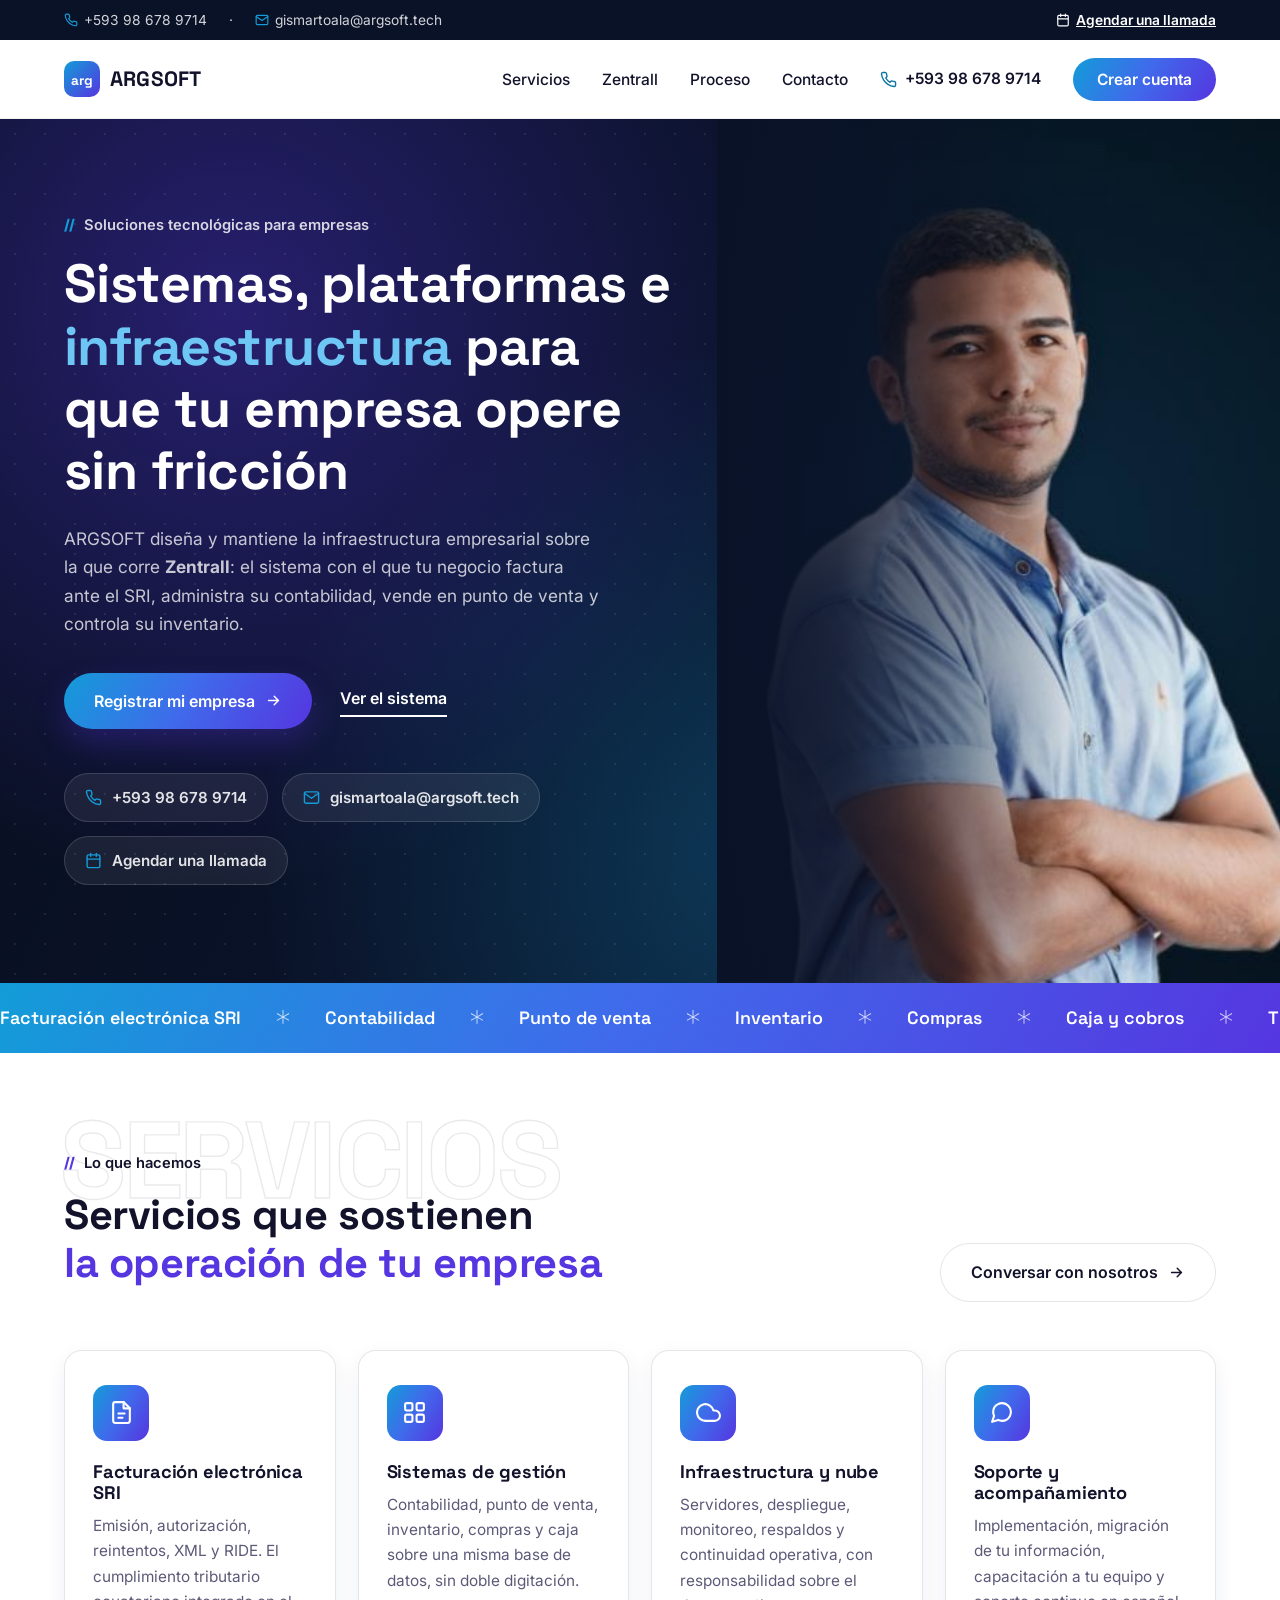
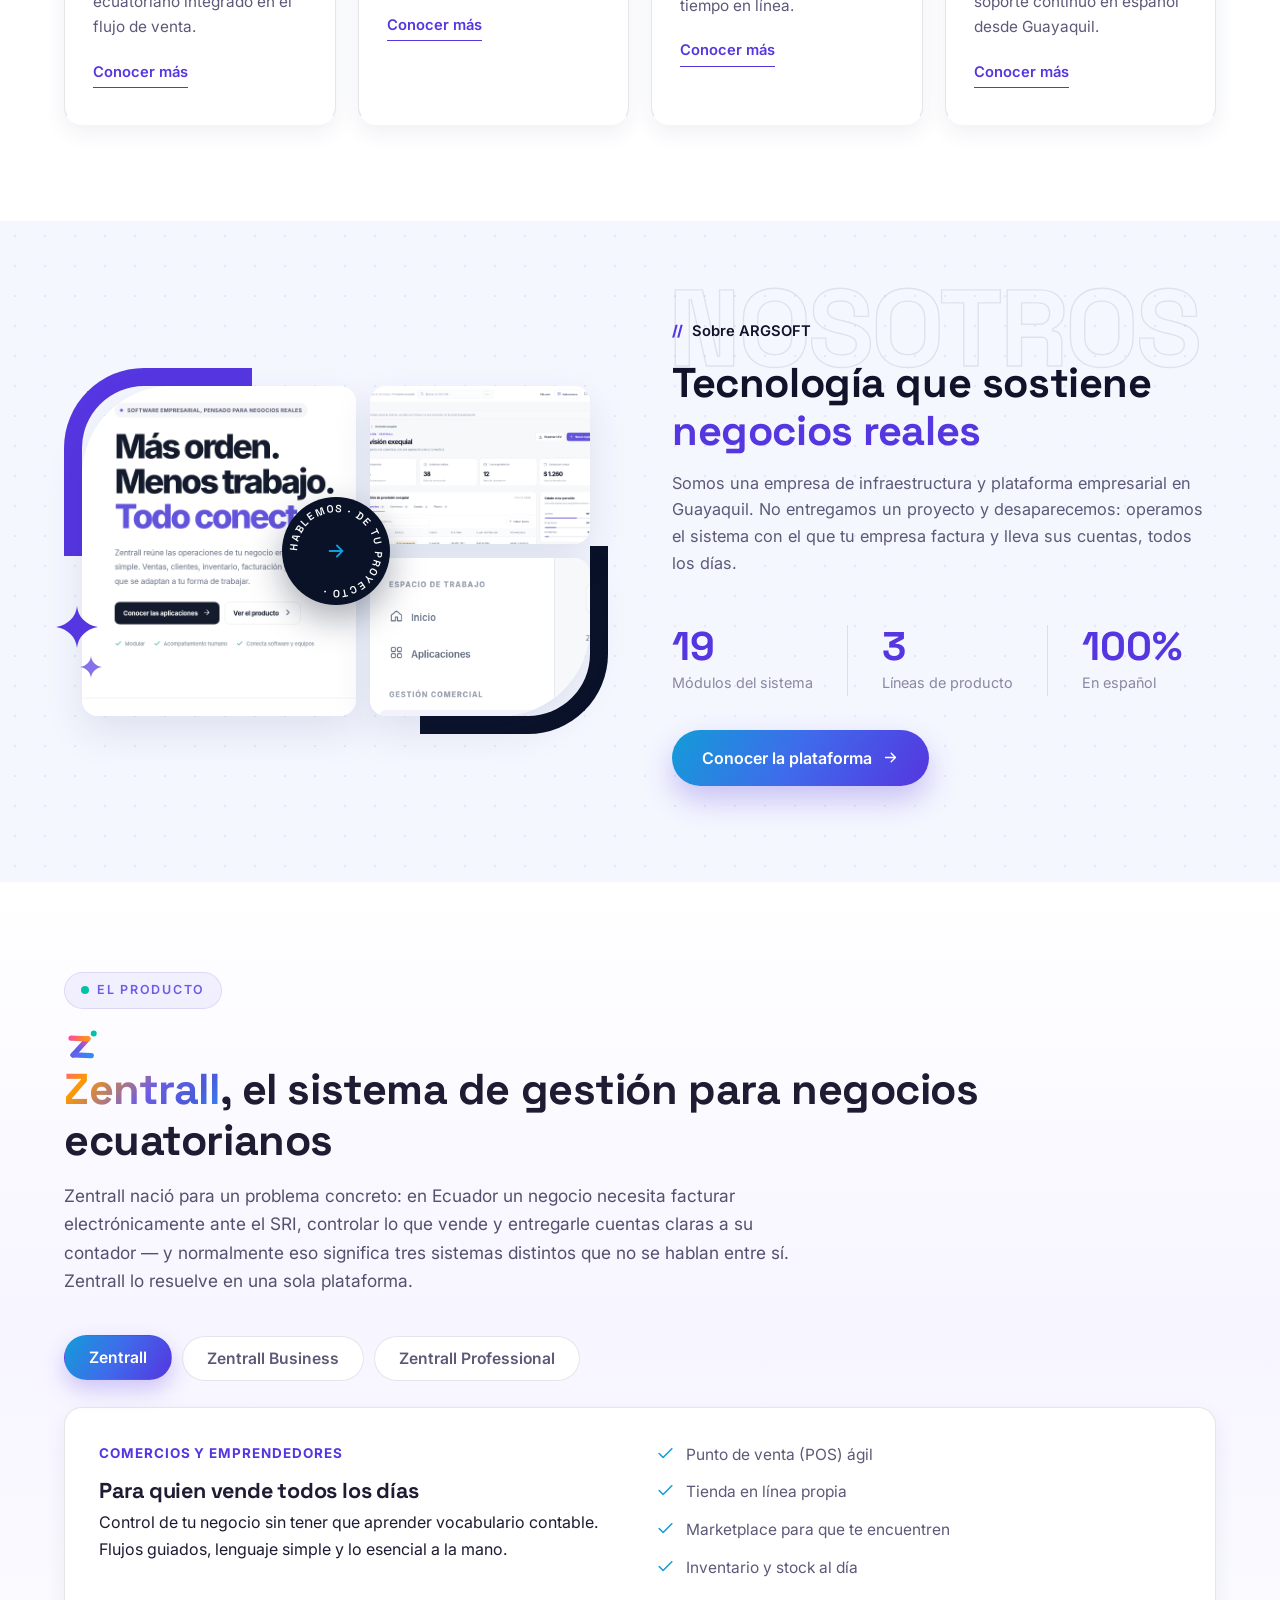
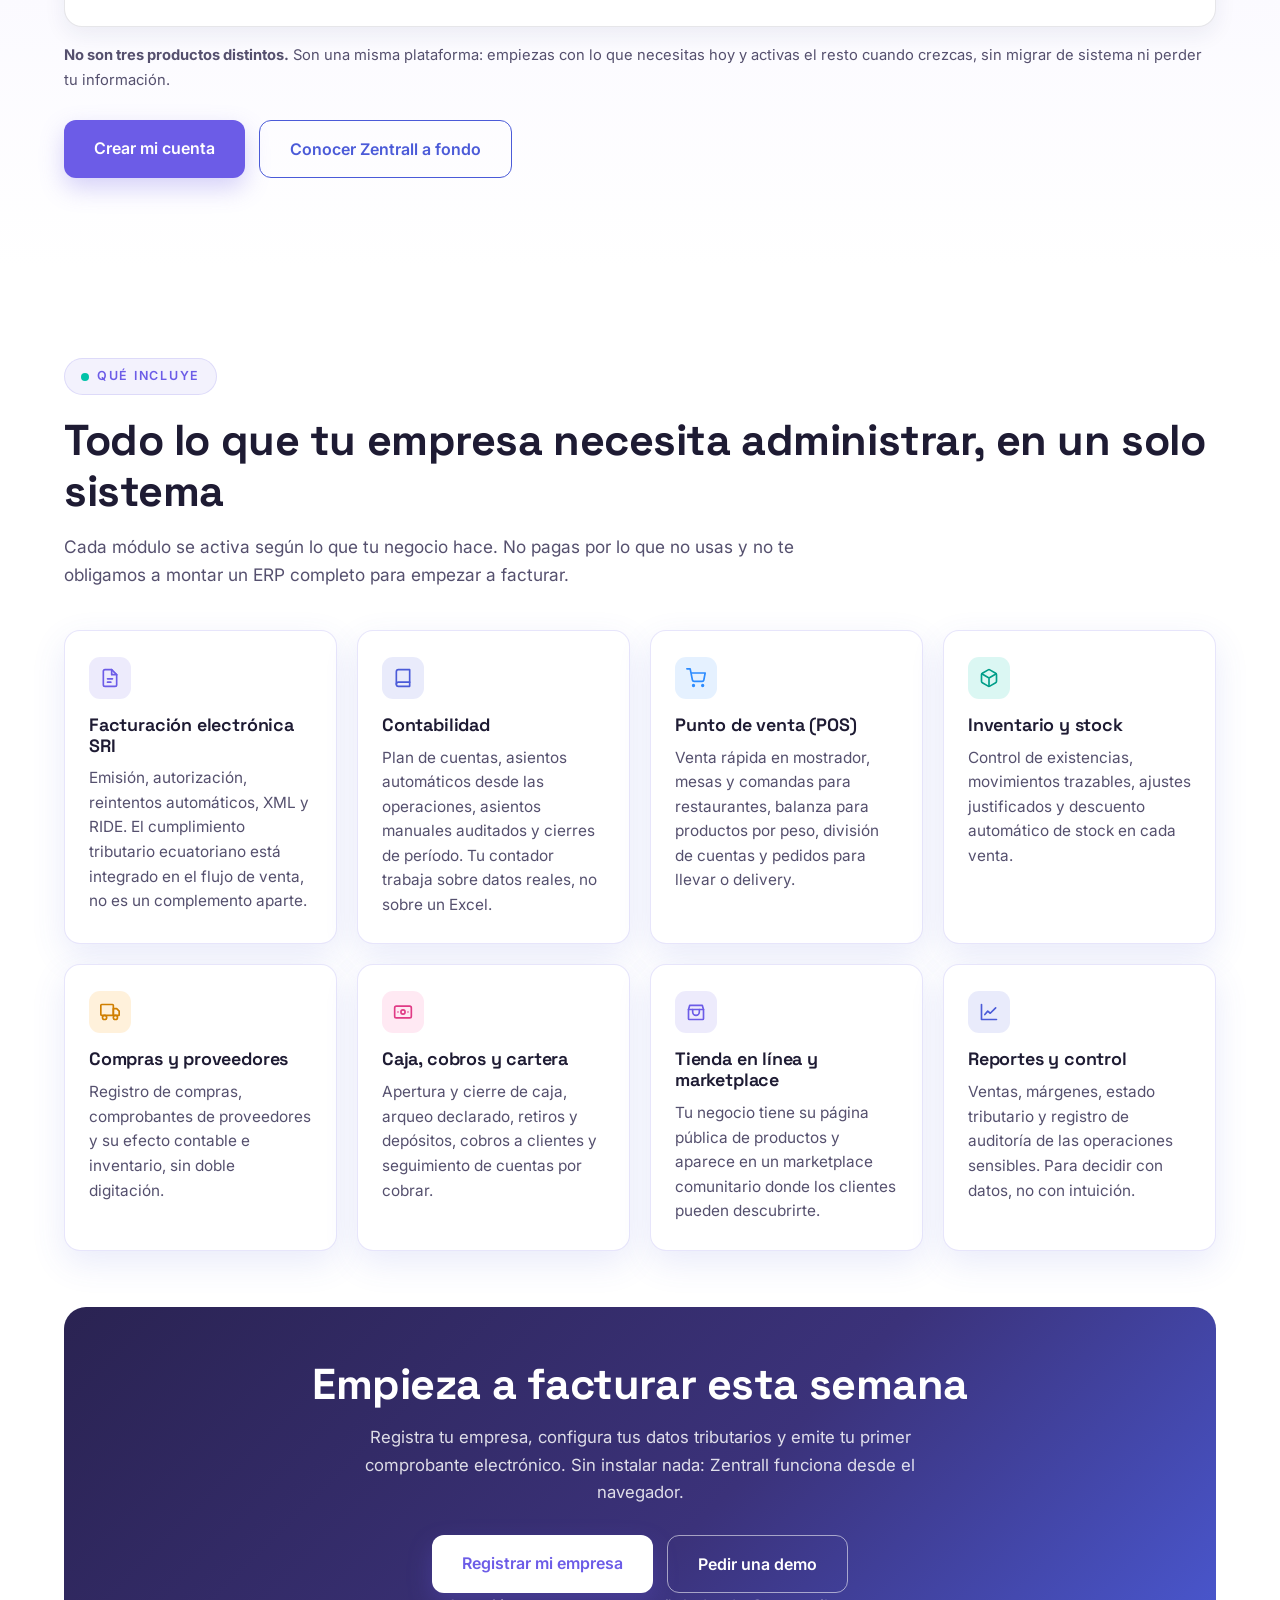
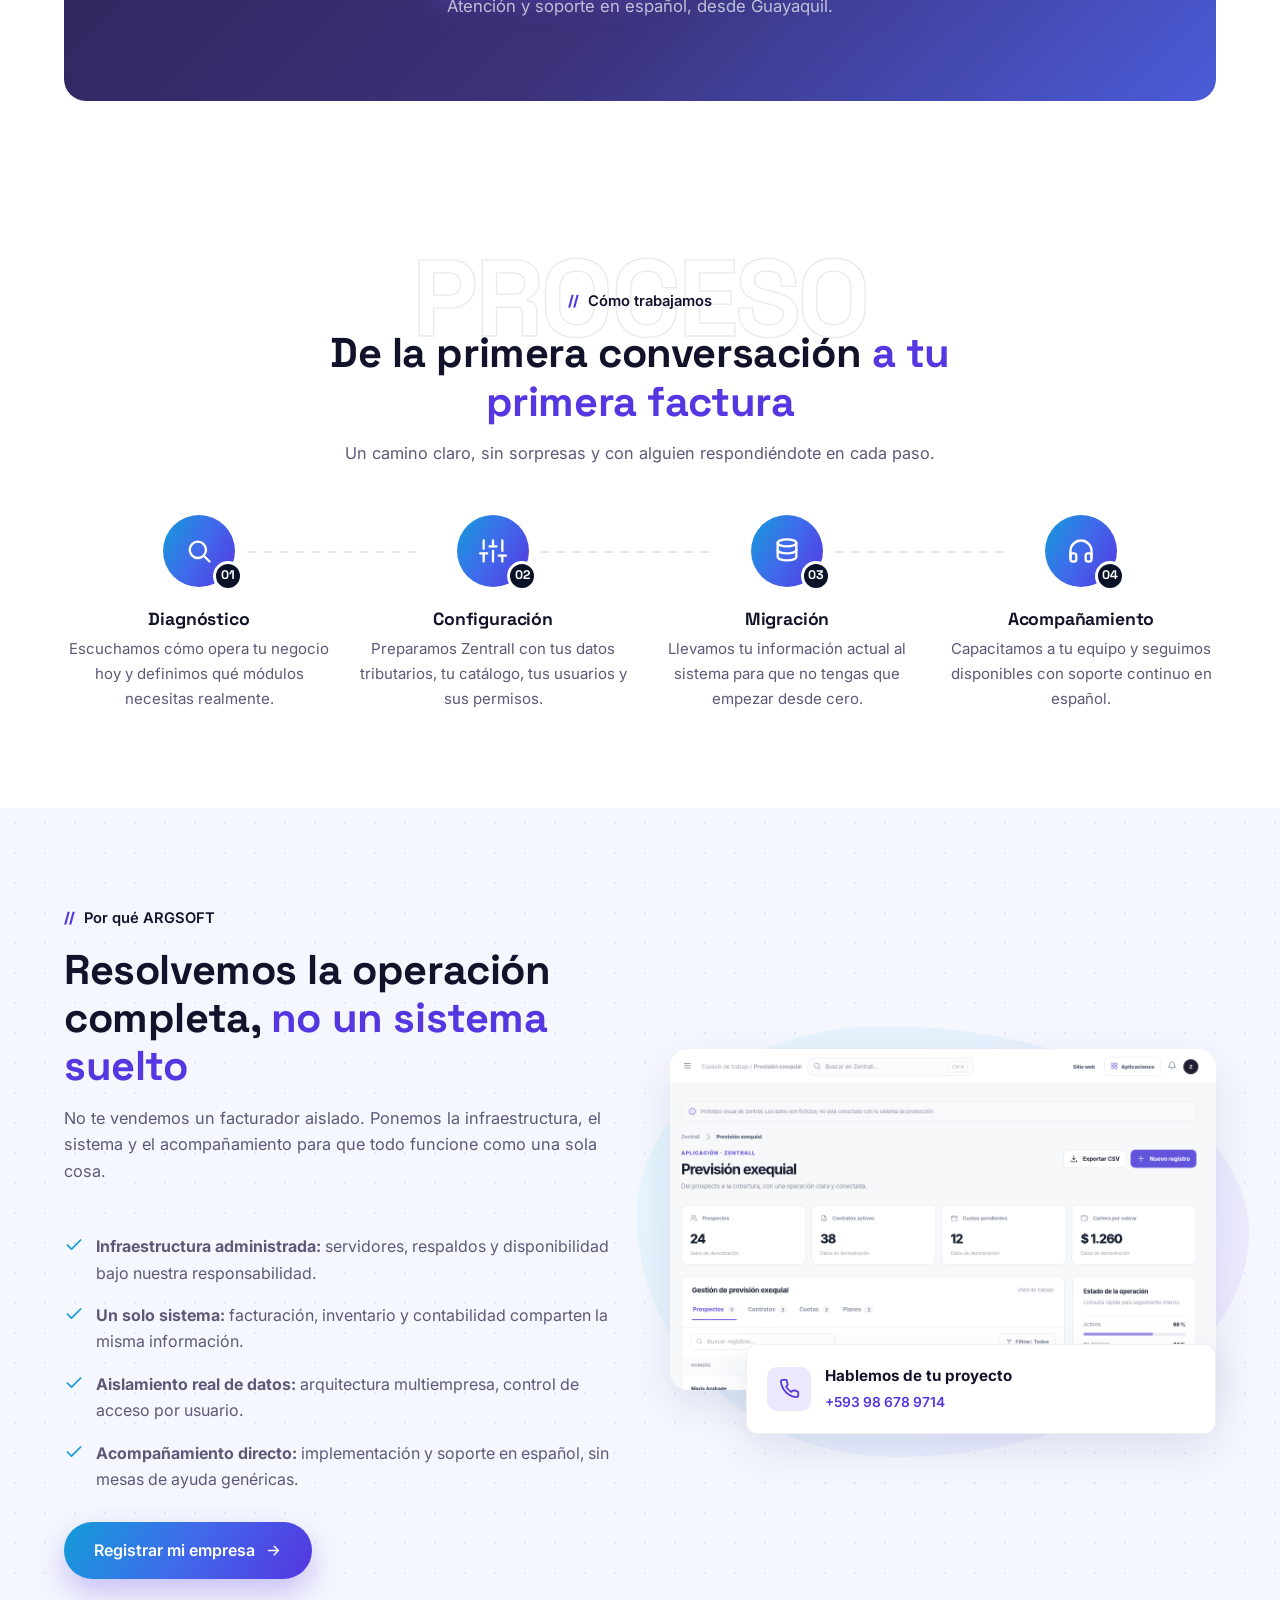
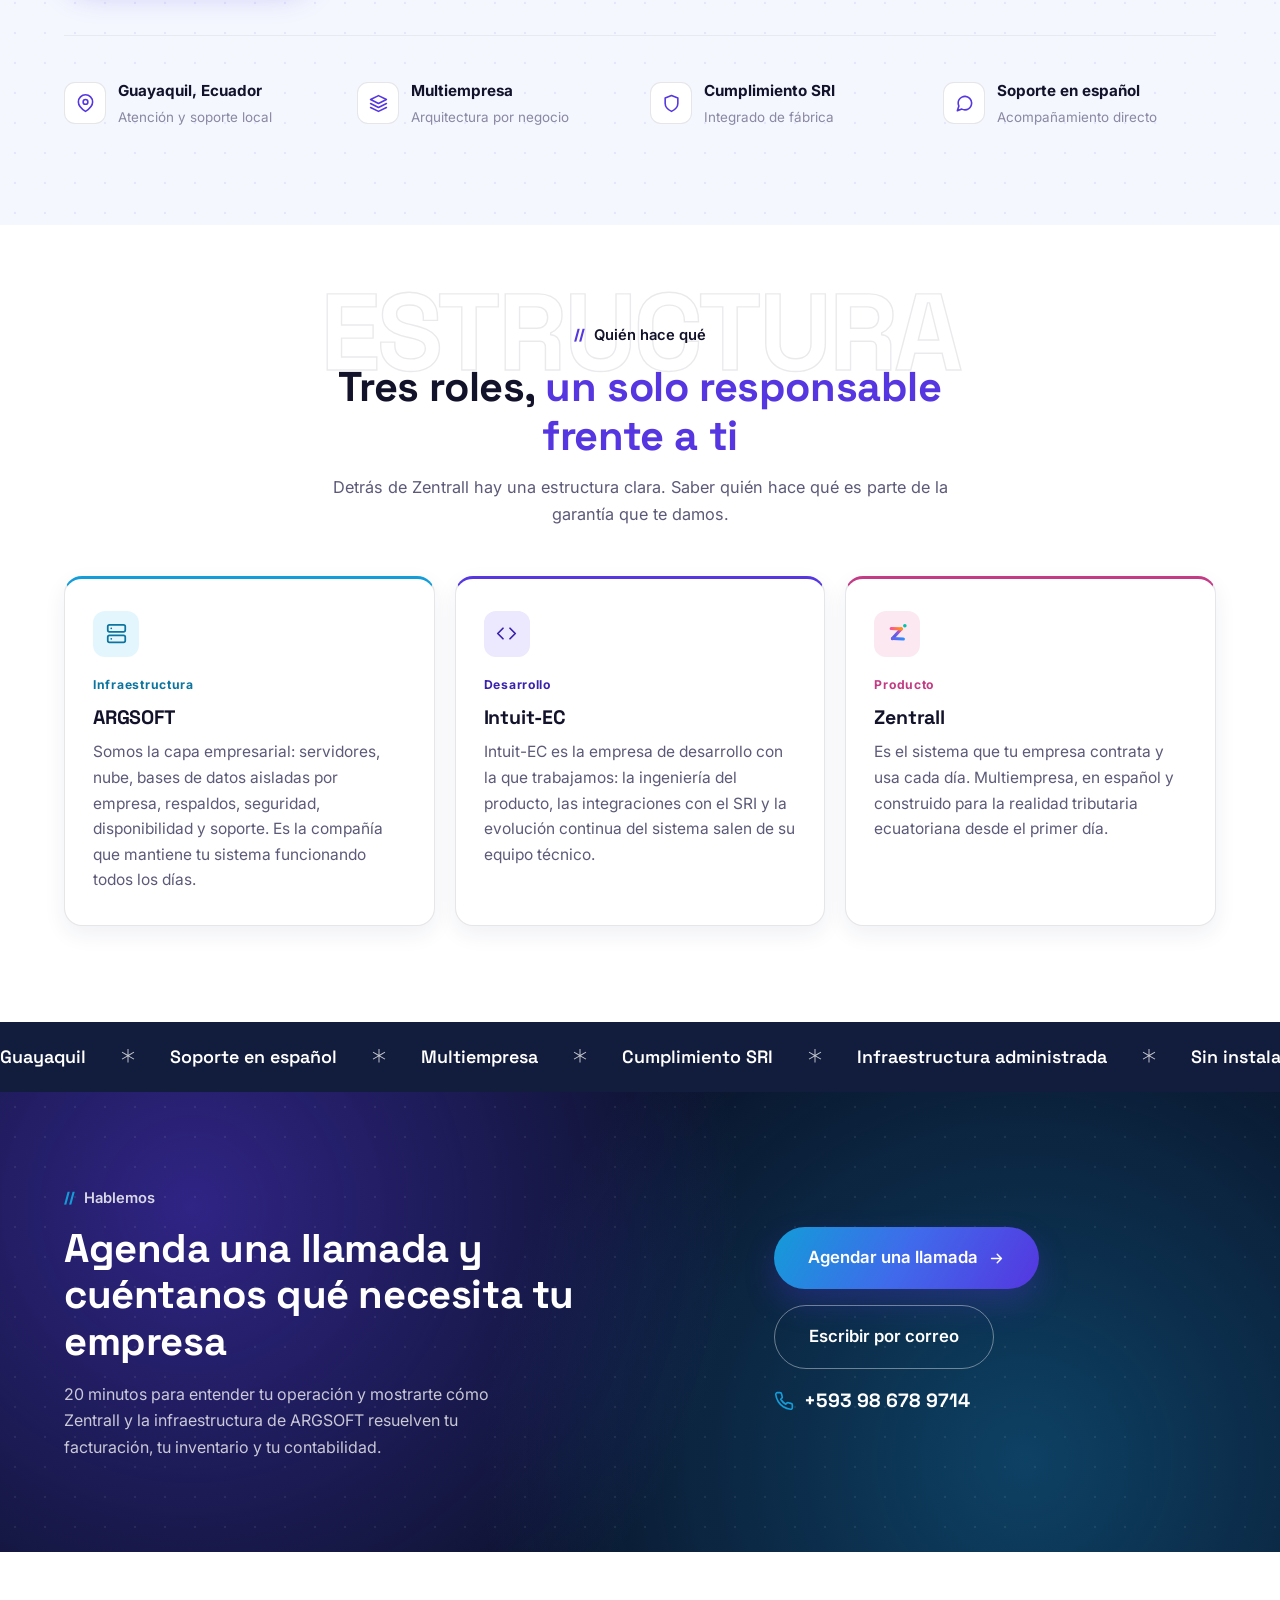
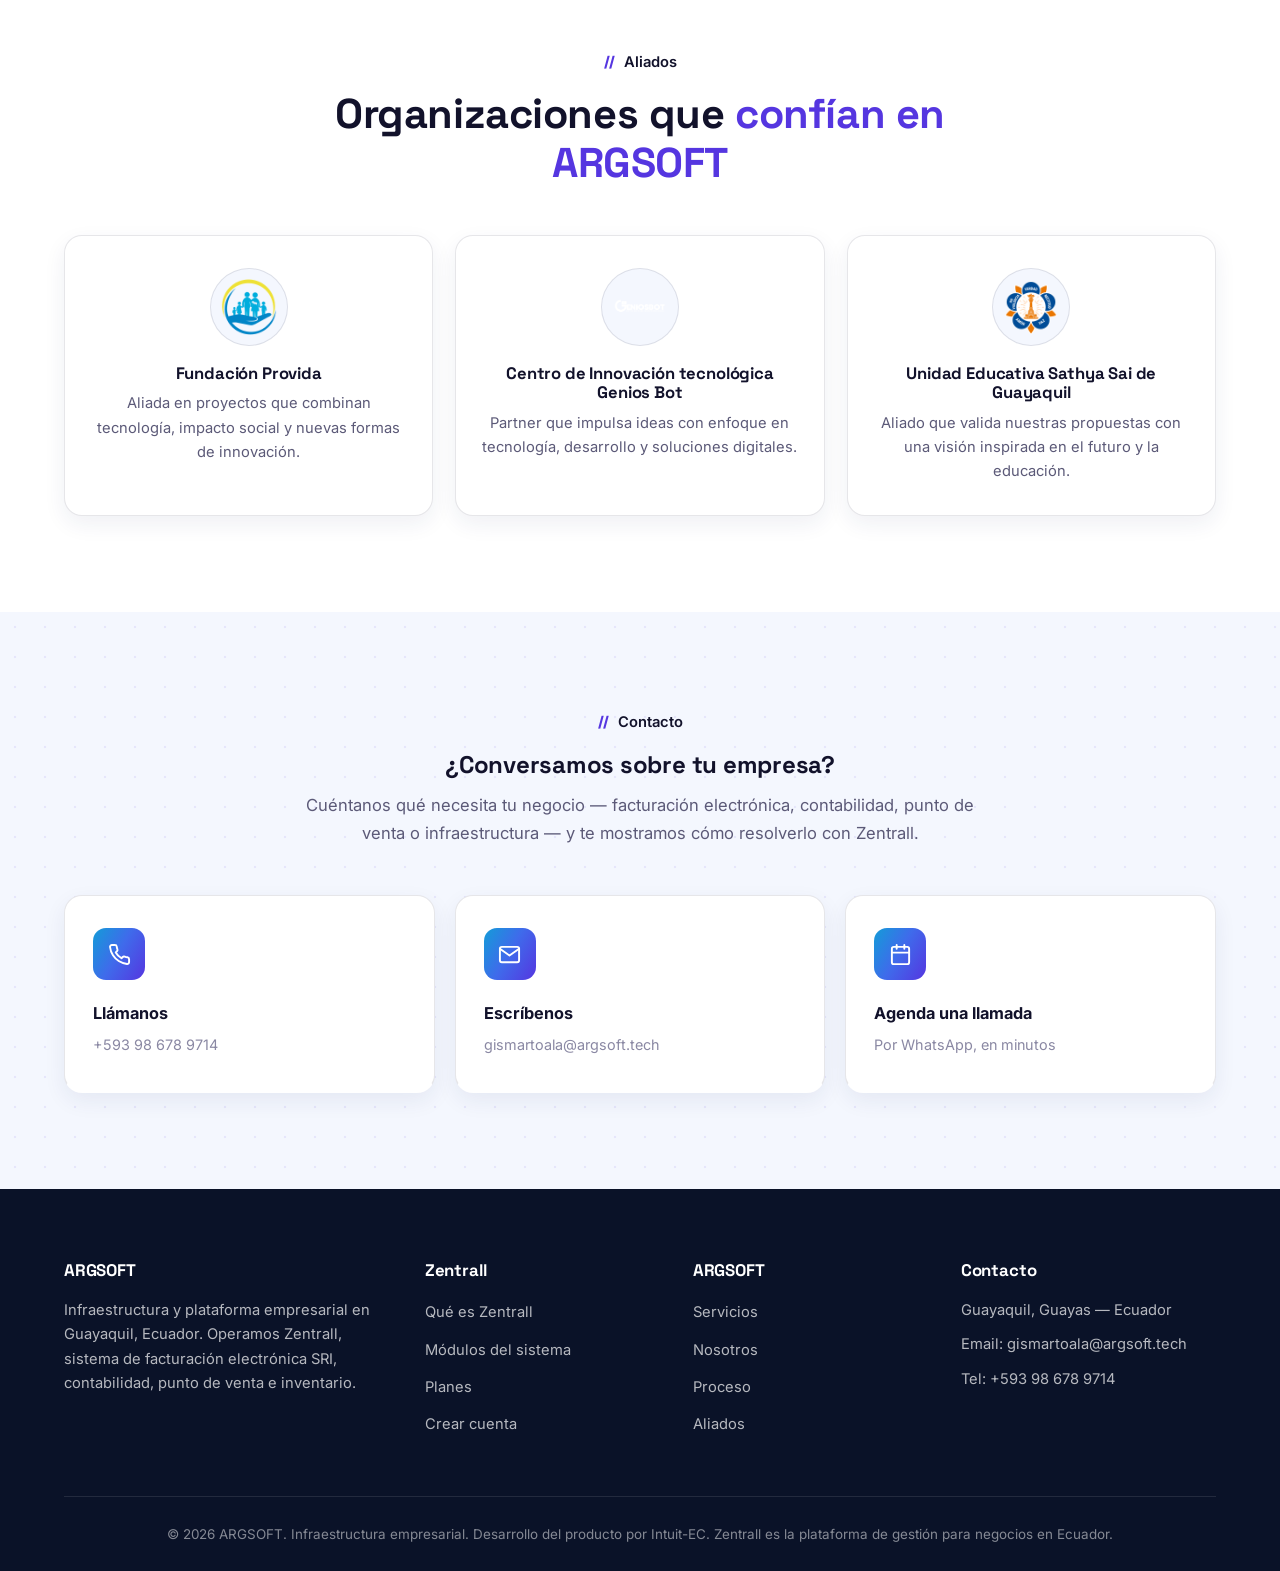
<file: index.html>
<!DOCTYPE html>
<html lang="es-EC" id="html-root">

<head>
  <meta charset="UTF-8" />
  <meta name="viewport" content="width=device-width, initial-scale=1.0" />
  <title>Sistema de facturación electrónica y administrativo en Guayaquil | ARGSOFT</title>
  <meta name="description" content="Sistema de facturación electrónica SRI, contabilidad, punto de venta e inventario para empresas en Guayaquil y todo Ecuador. ARGSOFT opera la infraestructura empresarial de Zentrall. Crea tu cuenta hoy." />
  <meta name="keywords" content="sistema de facturación electrónica, sistema administrativo, facturación electrónica Guayaquil, sistema contable Ecuador, punto de venta, software de facturación SRI, ERP Guayaquil, sistema de inventario, Zentrall" />
  <meta name="author" content="ARGSOFT" />
  <meta name="robots" content="index, follow, max-image-preview:large, max-snippet:-1" />
  <meta name="geo.region" content="EC-G" />
  <meta name="geo.placename" content="Guayaquil, Ecuador" />
  <meta name="theme-color" content="#0a1228" />

  <link rel="canonical" href="https://argsoft.tech/" />
  <link rel="icon" href="./img/logo-6 (1).png" type="image/png" />
  <link rel="apple-touch-icon" href="./img/logo-6 (1).png" />

  <meta property="og:site_name" content="ARGSOFT" />
  <meta property="og:title" content="Sistema de facturación electrónica y administrativo en Guayaquil | ARGSOFT" />
  <meta property="og:description" content="Facturación electrónica SRI, contabilidad, POS e inventario en un solo sistema: Zentrall, sobre la infraestructura empresarial de ARGSOFT." />
  <meta property="og:type" content="website" />
  <meta property="og:url" content="https://argsoft.tech/" />
  <meta property="og:locale" content="es_EC" />
  <meta property="og:image" content="https://argsoft.tech/img/zentrall-card.png" />
  <meta property="og:image:alt" content="Zentrall, el sistema de gestión que opera ARGSOFT" />
  <meta name="twitter:card" content="summary_large_image" />
  <meta name="twitter:title" content="Sistema de facturación electrónica y administrativo en Guayaquil | ARGSOFT" />
  <meta name="twitter:description" content="Facturación electrónica SRI, contabilidad, POS e inventario en un solo sistema: Zentrall." />
  <meta name="twitter:image" content="https://argsoft.tech/img/zentrall-card.png" />

  <link rel="preconnect" href="https://fonts.googleapis.com" />
  <link rel="preconnect" href="https://fonts.gstatic.com" crossorigin />
  <link rel="stylesheet" href="css/style.css?v=3" />
  <link rel="stylesheet" href="css/zentrall.css?v=3" />
  <link href="https://fonts.googleapis.com/css2?family=Inter:wght@400;500;600;700&family=Space+Grotesk:wght@500;600;700&display=swap" rel="stylesheet" />

  <script type="application/ld+json">
  {
    "@context": "https://schema.org",
    "@graph": [
      {
        "@type": "Organization",
        "@id": "https://argsoft.tech/#organizacion",
        "name": "ARGSOFT",
        "alternateName": "ARGSOFT Ecuador",
        "url": "https://argsoft.tech/",
        "logo": "https://argsoft.tech/img/logo-6%20(1).png",
        "description": "ARGSOFT provee infraestructura tecnológica y plataforma empresarial en Ecuador, y opera Zentrall, sistema de facturación electrónica SRI, contabilidad, punto de venta e inventario.",
        "email": "gismartoala@argsoft.tech",
        "telephone": "+593986789714",
        "areaServed": { "@type": "Country", "name": "Ecuador" },
        "address": {
          "@type": "PostalAddress",
          "addressLocality": "Guayaquil",
          "addressRegion": "Guayas",
          "addressCountry": "EC"
        },
        "contactPoint": {
          "@type": "ContactPoint",
          "telephone": "+593986789714",
          "contactType": "sales",
          "areaServed": "EC",
          "availableLanguage": ["es"]
        }
      },
      {
        "@type": "ProfessionalService",
        "@id": "https://argsoft.tech/#negocio-local",
        "name": "ARGSOFT",
        "image": "https://argsoft.tech/img/zentrall-card.png",
        "url": "https://argsoft.tech/",
        "telephone": "+593986789714",
        "priceRange": "$$",
        "address": {
          "@type": "PostalAddress",
          "addressLocality": "Guayaquil",
          "addressRegion": "Guayas",
          "addressCountry": "EC"
        },
        "areaServed": [
          { "@type": "City", "name": "Guayaquil" },
          { "@type": "Country", "name": "Ecuador" }
        ]
      },
      {
        "@type": "SoftwareApplication",
        "@id": "https://argsoft.tech/zentrall/#software",
        "name": "Zentrall",
        "applicationCategory": "BusinessApplication",
        "applicationSubCategory": "Sistema de facturación electrónica y administrativo",
        "operatingSystem": "Web",
        "url": "https://argsoft.tech/zentrall/",
        "inLanguage": "es-EC",
        "description": "Zentrall es un sistema web para empresas en Ecuador: facturación electrónica autorizada por el SRI, contabilidad, punto de venta, inventario, compras, caja y tienda en línea en una sola plataforma.",
        "author": { "@type": "Organization", "name": "Intuit-EC" },
        "provider": { "@id": "https://argsoft.tech/#organizacion" },
        "offers": {
          "@type": "Offer",
          "category": "SaaS",
          "availability": "https://schema.org/InStock",
          "url": "https://zentrall.argsoft.tech/registro"
        },
        "featureList": [
          "Facturación electrónica con autorización del SRI",
          "Contabilidad y plan de cuentas",
          "Punto de venta (POS)",
          "Control de inventario y stock",
          "Compras y proveedores",
          "Caja, cobros y cartera",
          "Tienda en línea y marketplace",
          "Reportes y cierres de período"
        ]
      },
      {
        "@type": "WebSite",
        "@id": "https://argsoft.tech/#sitio",
        "url": "https://argsoft.tech/",
        "name": "ARGSOFT",
        "inLanguage": "es-EC",
        "publisher": { "@id": "https://argsoft.tech/#organizacion" }
      }
    ]
  }
  </script>
</head>

<body>
  <div class="scroll-progress" id="scroll-bar"></div>

  <!-- Topbar -->
  <div class="topbar">
    <div class="container">
      <div class="topbar-contacts">
        <a href="tel:+593986789714">
          <svg viewBox="0 0 24 24" fill="none" stroke-width="2" stroke-linecap="round" stroke-linejoin="round"><path d="M22 16.92v3a2 2 0 0 1-2.18 2 19.79 19.79 0 0 1-8.63-3.07 19.5 19.5 0 0 1-6-6 19.79 19.79 0 0 1-3.07-8.67A2 2 0 0 1 4.11 2h3a2 2 0 0 1 2 1.72c.127.96.361 1.903.7 2.81a2 2 0 0 1-.45 2.11L8.09 9.91a16 16 0 0 0 6 6l1.27-1.27a2 2 0 0 1 2.11-.45c.907.339 1.85.573 2.81.7A2 2 0 0 1 22 16.92z"/></svg>
          +593 98 678 9714
        </a>
        <span class="topbar-sep">·</span>
        <a href="mailto:gismartoala@argsoft.tech" class="topbar-email">
          <svg viewBox="0 0 24 24" fill="none" stroke-width="2" stroke-linecap="round" stroke-linejoin="round"><path d="M22 6l-10 7L2 6"/><rect x="2" y="4" width="20" height="16" rx="2"/></svg>
          gismartoala@argsoft.tech
        </a>
      </div>
      <a class="topbar-agenda" href="https://api.whatsapp.com/send?phone=593986789714&text=Hola,%20quiero%20agendar%20una%20llamada%20con%20Argsoft" target="_blank" rel="noopener">
        <svg viewBox="0 0 24 24" fill="none" stroke-width="2" stroke-linecap="round" stroke-linejoin="round"><rect x="3" y="4" width="18" height="18" rx="2"/><path d="M16 2v4M8 2v4M3 10h18"/></svg>
        Agendar una llamada
      </a>
    </div>
  </div>

  <!-- Header -->
  <header class="header" id="site-header">
    <div class="container">
      <a href="#hero" class="logo">
        <svg class="logo-mark" viewBox="0 0 36 36" fill="none" aria-hidden="true">
          <defs>
            <linearGradient id="logoGrad" x1="0" y1="0" x2="36" y2="36" gradientUnits="userSpaceOnUse">
              <stop offset="0" stop-color="#139cd8" />
              <stop offset="1" stop-color="#5536e0" />
            </linearGradient>
          </defs>
          <rect width="36" height="36" rx="10" fill="url(#logoGrad)" />
          <text x="18" y="23.5" text-anchor="middle" font-size="13.5" letter-spacing="-0.3" fill="#ffffff">arg</text>
        </svg>
        <span class="logo-text">ARGSOFT</span>
      </a>

      <button class="menu-toggle" aria-label="Abrir menú de navegación" aria-expanded="false">
        <span class="bar"></span>
        <span class="bar"></span>
        <span class="bar"></span>
      </button>

      <nav class="nav" id="main-nav" aria-label="Navegación principal">
        <ul>
          <li><a href="#servicios">Servicios</a></li>
          <li><a href="#zentrall">Zentrall</a></li>
          <li><a href="#proceso">Proceso</a></li>
          <li><a href="#contacto">Contacto</a></li>
          <li>
            <a href="tel:+593986789714" class="nav-phone">
              <svg viewBox="0 0 24 24" fill="none" stroke-width="2" stroke-linecap="round" stroke-linejoin="round"><path d="M22 16.92v3a2 2 0 0 1-2.18 2 19.79 19.79 0 0 1-8.63-3.07 19.5 19.5 0 0 1-6-6 19.79 19.79 0 0 1-3.07-8.67A2 2 0 0 1 4.11 2h3a2 2 0 0 1 2 1.72c.127.96.361 1.903.7 2.81a2 2 0 0 1-.45 2.11L8.09 9.91a16 16 0 0 0 6 6l1.27-1.27a2 2 0 0 1 2.11-.45c.907.339 1.85.573 2.81.7A2 2 0 0 1 22 16.92z"/></svg>
              +593 98 678 9714
            </a>
          </li>
          <li><a href="https://zentrall.argsoft.tech/registro" class="btn-nav" target="_blank" rel="noopener">Crear cuenta</a></li>
        </ul>
      </nav>
    </div>
  </header>

  <main class="main-content">

    <!-- ============ HERO ============ -->
    <section class="hero" id="hero">
      <div class="hero-photo">
        <img src="./img/equipo1.jpeg" alt="Equipo de ARGSOFT en Guayaquil" width="640" height="640" />
      </div>
      <div class="container">
        <div class="hero-text">
          <span class="eyebrow eyebrow--light">Soluciones tecnológicas para empresas</span>
          <h1>Sistemas, plataformas e <span class="accent--light">infraestructura</span> para que tu empresa opere sin fricción</h1>
          <p>
            ARGSOFT diseña y mantiene la infraestructura empresarial sobre la que corre
            <strong>Zentrall</strong>: el sistema con el que tu negocio factura ante el SRI,
            administra su contabilidad, vende en punto de venta y controla su inventario.
          </p>

          <div class="hero-buttons">
            <a href="https://zentrall.argsoft.tech/registro" class="btn-primary" target="_blank" rel="noopener">
              Registrar mi empresa
              <svg viewBox="0 0 24 24" fill="none" stroke="currentColor" stroke-width="2" stroke-linecap="round" stroke-linejoin="round"><path d="M5 12h14M13 6l6 6-6 6"/></svg>
            </a>
            <a href="#zentrall" class="btn-link btn-link--light">Ver el sistema</a>
          </div>

          <div class="hero-quickline">
            <a href="tel:+593986789714">
              <svg viewBox="0 0 24 24" fill="none" stroke-width="2" stroke-linecap="round" stroke-linejoin="round"><path d="M22 16.92v3a2 2 0 0 1-2.18 2 19.79 19.79 0 0 1-8.63-3.07 19.5 19.5 0 0 1-6-6 19.79 19.79 0 0 1-3.07-8.67A2 2 0 0 1 4.11 2h3a2 2 0 0 1 2 1.72c.127.96.361 1.903.7 2.81a2 2 0 0 1-.45 2.11L8.09 9.91a16 16 0 0 0 6 6l1.27-1.27a2 2 0 0 1 2.11-.45c.907.339 1.85.573 2.81.7A2 2 0 0 1 22 16.92z"/></svg>
              +593 98 678 9714
            </a>
            <a href="mailto:gismartoala@argsoft.tech">
              <svg viewBox="0 0 24 24" fill="none" stroke-width="2" stroke-linecap="round" stroke-linejoin="round"><path d="M22 6l-10 7L2 6"/><rect x="2" y="4" width="20" height="16" rx="2"/></svg>
              gismartoala@argsoft.tech
            </a>
            <a href="https://api.whatsapp.com/send?phone=593986789714&text=Hola,%20quiero%20agendar%20una%20llamada%20con%20Argsoft" target="_blank" rel="noopener">
              <svg viewBox="0 0 24 24" fill="none" stroke-width="2" stroke-linecap="round" stroke-linejoin="round"><rect x="3" y="4" width="18" height="18" rx="2"/><path d="M16 2v4M8 2v4M3 10h18"/></svg>
              Agendar una llamada
            </a>
          </div>
        </div>
      </div>
    </section>

    <!-- ============ CINTA DE SERVICIOS ============ -->
    <div class="marquee" aria-hidden="true">
      <div class="marquee-track">
        <div class="marquee-group">
          <span class="marquee-item">Facturación electrónica SRI</span>
          <span class="marquee-item">Contabilidad</span>
          <span class="marquee-item">Punto de venta</span>
          <span class="marquee-item">Inventario</span>
          <span class="marquee-item">Compras</span>
          <span class="marquee-item">Caja y cobros</span>
          <span class="marquee-item">Tienda en línea</span>
          <span class="marquee-item">Infraestructura en la nube</span>
        </div>
        <div class="marquee-group">
          <span class="marquee-item">Facturación electrónica SRI</span>
          <span class="marquee-item">Contabilidad</span>
          <span class="marquee-item">Punto de venta</span>
          <span class="marquee-item">Inventario</span>
          <span class="marquee-item">Compras</span>
          <span class="marquee-item">Caja y cobros</span>
          <span class="marquee-item">Tienda en línea</span>
          <span class="marquee-item">Infraestructura en la nube</span>
        </div>
      </div>
    </div>

    <!-- ============ SERVICIOS ============ -->
    <section class="section fade-section" id="servicios">
      <div class="container">
        <div class="section-head con-accion">
          <div class="section-head-texto">
            <span class="watermark">SERVICIOS</span>
            <span class="eyebrow">Lo que hacemos</span>
            <h2>Servicios que sostienen <br /><span class="accent">la operación de tu empresa</span></h2>
          </div>
          <a href="#contacto" class="btn-secondary">
            Conversar con nosotros
            <svg viewBox="0 0 24 24" fill="none" stroke="currentColor" stroke-width="2" stroke-linecap="round" stroke-linejoin="round"><path d="M5 12h14M13 6l6 6-6 6"/></svg>
          </a>
        </div>

        <div class="tech-grid">
          <article class="tech-card">
            <div class="tech-icon">
              <svg viewBox="0 0 24 24" fill="none" stroke-width="2" stroke-linecap="round" stroke-linejoin="round"><path d="M14 2H6a2 2 0 0 0-2 2v16a2 2 0 0 0 2 2h12a2 2 0 0 0 2-2V8z"/><path d="M14 2v6h6M9 13h6M9 17h4"/></svg>
            </div>
            <h3>Facturación electrónica SRI</h3>
            <p>Emisión, autorización, reintentos, XML y RIDE. El cumplimiento tributario ecuatoriano integrado en el flujo de venta.</p>
            <a href="./zentrall/#modulos-detalle" class="btn-link">Conocer más</a>
          </article>

          <article class="tech-card">
            <div class="tech-icon">
              <svg viewBox="0 0 24 24" fill="none" stroke-width="2" stroke-linecap="round" stroke-linejoin="round"><rect x="3" y="3" width="7" height="7" rx="1.5"/><rect x="14" y="3" width="7" height="7" rx="1.5"/><rect x="3" y="14" width="7" height="7" rx="1.5"/><rect x="14" y="14" width="7" height="7" rx="1.5"/></svg>
            </div>
            <h3>Sistemas de gestión</h3>
            <p>Contabilidad, punto de venta, inventario, compras y caja sobre una misma base de datos, sin doble digitación.</p>
            <a href="#zentrall" class="btn-link">Conocer más</a>
          </article>

          <article class="tech-card">
            <div class="tech-icon">
              <svg viewBox="0 0 24 24" fill="none" stroke-width="2" stroke-linecap="round" stroke-linejoin="round"><path d="M18 10h-1.26A8 8 0 1 0 9 20h9a5 5 0 0 0 0-10z"/></svg>
            </div>
            <h3>Infraestructura y nube</h3>
            <p>Servidores, despliegue, monitoreo, respaldos y continuidad operativa, con responsabilidad sobre el tiempo en línea.</p>
            <a href="#nosotros" class="btn-link">Conocer más</a>
          </article>

          <article class="tech-card">
            <div class="tech-icon">
              <svg viewBox="0 0 24 24" fill="none" stroke-width="2" stroke-linecap="round" stroke-linejoin="round"><path d="M21 11.5a8.38 8.38 0 0 1-.9 3.8 8.5 8.5 0 0 1-7.6 4.7 8.38 8.38 0 0 1-3.8-.9L3 21l1.9-5.7a8.38 8.38 0 0 1-.9-3.8 8.5 8.5 0 0 1 4.7-7.6 8.38 8.38 0 0 1 3.8-.9h.5a8.48 8.48 0 0 1 8 8v.5z"/></svg>
            </div>
            <h3>Soporte y acompañamiento</h3>
            <p>Implementación, migración de tu información, capacitación a tu equipo y soporte continuo en español desde Guayaquil.</p>
            <a href="#proceso" class="btn-link">Conocer más</a>
          </article>
        </div>
      </div>
    </section>

    <!-- ============ NOSOTROS ============ -->
    <section class="section bg-soft fade-section" id="nosotros">
      <div class="container">
        <div class="about">
          <div class="about-media">
            <div class="about-collage">
              <figure>
                <img src="./img/zentrall-card.png" alt="Prototipo de la plataforma Zentrall" loading="lazy" width="680" height="680" />
              </figure>
              <figure>
                <img src="./img/zentrall-split.png" alt="Panel de Zentrall con indicadores de la operación" loading="lazy" width="1170" height="732" />
              </figure>
              <figure>
                <img src="./img/zentrall-hero.png" alt="Navegación por módulos dentro de Zentrall" loading="lazy" width="300" height="375" />
              </figure>
            </div>

            <svg class="sparkle sparkle--1" viewBox="0 0 24 24" aria-hidden="true"><path d="M12 0c.6 6.3 5.1 10.8 12 12-6.9 1.2-11.4 5.7-12 12-.6-6.3-5.1-10.8-12-12C6.9 10.8 11.4 6.3 12 0z"/></svg>
            <svg class="sparkle sparkle--2" viewBox="0 0 24 24" aria-hidden="true"><path d="M12 0c.6 6.3 5.1 10.8 12 12-6.9 1.2-11.4 5.7-12 12-.6-6.3-5.1-10.8-12-12C6.9 10.8 11.4 6.3 12 0z"/></svg>

            <a class="badge-rotate" href="#contacto" aria-label="Hablemos de tu proyecto">
              <svg viewBox="0 0 108 108" aria-hidden="true">
                <defs>
                  <path id="badgeCircle" d="M54,54 m-39,0 a39,39 0 1,1 78,0 a39,39 0 1,1 -78,0" />
                </defs>
                <text>
                  <textPath href="#badgeCircle">HABLEMOS · DE TU PROYECTO · </textPath>
                </text>
              </svg>
              <svg class="badge-arrow" viewBox="0 0 24 24" fill="none" stroke-width="2" stroke-linecap="round" stroke-linejoin="round" aria-hidden="true"><path d="M5 12h14M13 6l6 6-6 6"/></svg>
            </a>
          </div>

          <div class="about-content">
            <div class="section-head">
              <span class="watermark">NOSOTROS</span>
              <span class="eyebrow">Sobre ARGSOFT</span>
              <h2>Tecnología que sostiene <span class="accent">negocios reales</span></h2>
              <p class="section-subtitle">
                Somos una empresa de infraestructura y plataforma empresarial en Guayaquil. No entregamos
                un proyecto y desaparecemos: operamos el sistema con el que tu empresa factura y lleva sus
                cuentas, todos los días.
              </p>
            </div>

            <div class="stats-row">
              <div class="stat">
                <span class="stat-num" data-count="19">0</span>
                <span class="stat-label">Módulos del sistema</span>
              </div>
              <div class="stat">
                <span class="stat-num" data-count="3">0</span>
                <span class="stat-label">Líneas de producto</span>
              </div>
              <div class="stat">
                <span class="stat-num" data-count="100" data-suffix="%">0</span>
                <span class="stat-label">En español</span>
              </div>
            </div>

            <a href="#zentrall" class="btn-primary">
              Conocer la plataforma
              <svg viewBox="0 0 24 24" fill="none" stroke="currentColor" stroke-width="2" stroke-linecap="round" stroke-linejoin="round"><path d="M5 12h14M13 6l6 6-6 6"/></svg>
            </a>
          </div>
        </div>
      </div>
    </section>

    <!-- ============ ZENTRALL: PRODUCTO ============ -->
    <section class="z-zone fade-section" id="zentrall">
      <div class="container">
        <span class="z-eyebrow">El producto</span>
        <h2><img src="./img/zentrall-isotipo.svg" alt="" class="z-isotipo" width="24" height="24" /><span class="z-wordmark">Zentrall</span>, el sistema de gestión para negocios ecuatorianos</h2>
        <p class="z-lead">
          Zentrall nació para un problema concreto: en Ecuador un negocio necesita facturar electrónicamente
          ante el SRI, controlar lo que vende y entregarle cuentas claras a su contador — y normalmente eso
          significa tres sistemas distintos que no se hablan entre sí. Zentrall lo resuelve en una sola
          plataforma.
        </p>

        <div class="tabs">
          <div class="tabs-list" role="tablist" aria-label="Líneas de producto de Zentrall">
            <button class="tab-btn" role="tab" id="tab-1" aria-controls="panel-1" aria-selected="true">Zentrall</button>
            <button class="tab-btn" role="tab" id="tab-2" aria-controls="panel-2" aria-selected="false" tabindex="-1">Zentrall Business</button>
            <button class="tab-btn" role="tab" id="tab-3" aria-controls="panel-3" aria-selected="false" tabindex="-1">Zentrall Professional</button>
          </div>

          <div class="tab-panel activo" role="tabpanel" id="panel-1" aria-labelledby="tab-1">
            <div>
              <span class="tab-para">Comercios y emprendedores</span>
              <h3>Para quien vende todos los días</h3>
              <p>Control de tu negocio sin tener que aprender vocabulario contable. Flujos guiados, lenguaje simple y lo esencial a la mano.</p>
            </div>
            <ul class="tab-list">
              <li><svg viewBox="0 0 24 24" fill="none" stroke-width="2" stroke-linecap="round" stroke-linejoin="round"><path d="M20 6 9 17l-5-5"/></svg>Punto de venta (POS) ágil</li>
              <li><svg viewBox="0 0 24 24" fill="none" stroke-width="2" stroke-linecap="round" stroke-linejoin="round"><path d="M20 6 9 17l-5-5"/></svg>Tienda en línea propia</li>
              <li><svg viewBox="0 0 24 24" fill="none" stroke-width="2" stroke-linecap="round" stroke-linejoin="round"><path d="M20 6 9 17l-5-5"/></svg>Marketplace para que te encuentren</li>
              <li><svg viewBox="0 0 24 24" fill="none" stroke-width="2" stroke-linecap="round" stroke-linejoin="round"><path d="M20 6 9 17l-5-5"/></svg>Inventario y stock al día</li>
            </ul>
          </div>

          <div class="tab-panel" role="tabpanel" id="panel-2" aria-labelledby="tab-2" hidden>
            <div>
              <span class="tab-para">Empresas y departamentos administrativos</span>
              <h3>El lado administrativo completo</h3>
              <p>Con el rigor que espera un contador o un área financiera, sobre los mismos datos que genera la operación diaria.</p>
            </div>
            <ul class="tab-list">
              <li><svg viewBox="0 0 24 24" fill="none" stroke-width="2" stroke-linecap="round" stroke-linejoin="round"><path d="M20 6 9 17l-5-5"/></svg>Contabilidad y plan de cuentas</li>
              <li><svg viewBox="0 0 24 24" fill="none" stroke-width="2" stroke-linecap="round" stroke-linejoin="round"><path d="M20 6 9 17l-5-5"/></svg>Facturación electrónica SRI</li>
              <li><svg viewBox="0 0 24 24" fill="none" stroke-width="2" stroke-linecap="round" stroke-linejoin="round"><path d="M20 6 9 17l-5-5"/></svg>Compras y proveedores</li>
              <li><svg viewBox="0 0 24 24" fill="none" stroke-width="2" stroke-linecap="round" stroke-linejoin="round"><path d="M20 6 9 17l-5-5"/></svg>Caja, cobros y cierres de período</li>
            </ul>
          </div>

          <div class="tab-panel" role="tabpanel" id="panel-3" aria-labelledby="tab-3" hidden>
            <div>
              <span class="tab-para">Profesionales y personas naturales</span>
              <h3>Para quien factura por servicios</h3>
              <p>Lo necesario para estar al día con tus obligaciones tributarias, sin montar un ERP completo.</p>
            </div>
            <ul class="tab-list">
              <li><svg viewBox="0 0 24 24" fill="none" stroke-width="2" stroke-linecap="round" stroke-linejoin="round"><path d="M20 6 9 17l-5-5"/></svg>Emisión de comprobantes electrónicos</li>
              <li><svg viewBox="0 0 24 24" fill="none" stroke-width="2" stroke-linecap="round" stroke-linejoin="round"><path d="M20 6 9 17l-5-5"/></svg>Retenciones y respaldo tributario</li>
              <li><svg viewBox="0 0 24 24" fill="none" stroke-width="2" stroke-linecap="round" stroke-linejoin="round"><path d="M20 6 9 17l-5-5"/></svg>Clientes y cobros</li>
              <li><svg viewBox="0 0 24 24" fill="none" stroke-width="2" stroke-linecap="round" stroke-linejoin="round"><path d="M20 6 9 17l-5-5"/></svg>Reportes para la declaración</li>
            </ul>
          </div>
        </div>

        <p class="z-nota">
          <strong>No son tres productos distintos.</strong> Son una misma plataforma: empiezas con lo que
          necesitas hoy y activas el resto cuando crezcas, sin migrar de sistema ni perder tu información.
        </p>

        <div class="z-actions" style="margin-top: 28px;">
          <a href="https://zentrall.argsoft.tech/registro" class="z-btn" target="_blank" rel="noopener">Crear mi cuenta</a>
          <a href="./zentrall/" class="z-btn-ghost">Conocer Zentrall a fondo</a>
        </div>
      </div>
    </section>

    <!-- ============ MÓDULOS ============ -->
    <section class="z-zone fade-section" id="modulos" style="background: #fff;">
      <div class="container">
        <span class="z-eyebrow">Qué incluye</span>
        <h2>Todo lo que tu empresa necesita administrar, en un solo sistema</h2>
        <p class="z-lead">
          Cada módulo se activa según lo que tu negocio hace. No pagas por lo que no usas y no te obligamos
          a montar un ERP completo para empezar a facturar.
        </p>

        <div class="z-grid">
          <article class="z-card">
            <div class="z-dot z-dot-violeta">
              <svg viewBox="0 0 24 24"><path d="M14 2H6a2 2 0 0 0-2 2v16a2 2 0 0 0 2 2h12a2 2 0 0 0 2-2V8z"/><path d="M14 2v6h6M9 13h6M9 17h4"/></svg>
            </div>
            <h3>Facturación electrónica SRI</h3>
            <p>Emisión, autorización, reintentos automáticos, XML y RIDE. El cumplimiento tributario ecuatoriano está integrado en el flujo de venta, no es un complemento aparte.</p>
          </article>

          <article class="z-card">
            <div class="z-dot z-dot-indigo">
              <svg viewBox="0 0 24 24"><path d="M4 19.5A2.5 2.5 0 0 1 6.5 17H20"/><path d="M6.5 2H20v20H6.5A2.5 2.5 0 0 1 4 19.5v-15A2.5 2.5 0 0 1 6.5 2z"/></svg>
            </div>
            <h3>Contabilidad</h3>
            <p>Plan de cuentas, asientos automáticos desde las operaciones, asientos manuales auditados y cierres de período. Tu contador trabaja sobre datos reales, no sobre un Excel.</p>
          </article>

          <article class="z-card">
            <div class="z-dot z-dot-azul">
              <svg viewBox="0 0 24 24"><circle cx="9" cy="21" r="1"/><circle cx="20" cy="21" r="1"/><path d="M1 1h4l2.7 13.4a2 2 0 0 0 2 1.6h9.7a2 2 0 0 0 2-1.6L23 6H6"/></svg>
            </div>
            <h3>Punto de venta (POS)</h3>
            <p>Venta rápida en mostrador, mesas y comandas para restaurantes, balanza para productos por peso, división de cuentas y pedidos para llevar o delivery.</p>
          </article>

          <article class="z-card">
            <div class="z-dot z-dot-turquesa">
              <svg viewBox="0 0 24 24"><path d="M21 16V8a2 2 0 0 0-1-1.73l-7-4a2 2 0 0 0-2 0l-7 4A2 2 0 0 0 3 8v8a2 2 0 0 0 1 1.73l7 4a2 2 0 0 0 2 0l7-4A2 2 0 0 0 21 16z"/><path d="M3.3 7L12 12l8.7-5M12 22V12"/></svg>
            </div>
            <h3>Inventario y stock</h3>
            <p>Control de existencias, movimientos trazables, ajustes justificados y descuento automático de stock en cada venta.</p>
          </article>

          <article class="z-card">
            <div class="z-dot z-dot-naranja">
              <svg viewBox="0 0 24 24"><rect x="1" y="3" width="15" height="13" rx="1"/><path d="M16 8h4l3 3v5h-7V8z"/><circle cx="5.5" cy="18.5" r="2.5"/><circle cx="18.5" cy="18.5" r="2.5"/></svg>
            </div>
            <h3>Compras y proveedores</h3>
            <p>Registro de compras, comprobantes de proveedores y su efecto contable e inventario, sin doble digitación.</p>
          </article>

          <article class="z-card">
            <div class="z-dot z-dot-rosa">
              <svg viewBox="0 0 24 24"><rect x="2" y="5" width="20" height="14" rx="2"/><circle cx="12" cy="12" r="2.5"/><path d="M6 12h.01M18 12h.01"/></svg>
            </div>
            <h3>Caja, cobros y cartera</h3>
            <p>Apertura y cierre de caja, arqueo declarado, retiros y depósitos, cobros a clientes y seguimiento de cuentas por cobrar.</p>
          </article>

          <article class="z-card">
            <div class="z-dot z-dot-violeta">
              <svg viewBox="0 0 24 24"><path d="M3 9l1.5-5h15L21 9"/><path d="M3 9h18v11a1 1 0 0 1-1 1H4a1 1 0 0 1-1-1V9z"/><path d="M8 9v3a4 4 0 0 0 8 0V9"/></svg>
            </div>
            <h3>Tienda en línea y marketplace</h3>
            <p>Tu negocio tiene su página pública de productos y aparece en un marketplace comunitario donde los clientes pueden descubrirte.</p>
          </article>

          <article class="z-card">
            <div class="z-dot z-dot-indigo">
              <svg viewBox="0 0 24 24"><path d="M3 3v18h18"/><path d="M7 15l3.5-4 3 2.5L20 7"/></svg>
            </div>
            <h3>Reportes y control</h3>
            <p>Ventas, márgenes, estado tributario y registro de auditoría de las operaciones sensibles. Para decidir con datos, no con intuición.</p>
          </article>
        </div>

        <div class="z-cta">
          <h2>Empieza a facturar esta semana</h2>
          <p>
            Registra tu empresa, configura tus datos tributarios y emite tu primer comprobante electrónico.
            Sin instalar nada: Zentrall funciona desde el navegador.
          </p>
          <div class="z-actions">
            <a href="https://zentrall.argsoft.tech/registro" class="z-btn" target="_blank" rel="noopener">Registrar mi empresa</a>
            <a href="https://api.whatsapp.com/send?phone=593986789714&text=Hola,%20quiero%20una%20demo%20de%20Zentrall%20para%20mi%20empresa" class="z-btn-ghost" target="_blank" rel="noopener">Pedir una demo</a>
          </div>
          <p class="z-nota">Atención y soporte en español, desde Guayaquil.</p>
        </div>
      </div>
    </section>

    <!-- ============ PROCESO ============ -->
    <section class="section fade-section" id="proceso">
      <div class="container">
        <div class="section-head centrado">
          <span class="watermark">PROCESO</span>
          <span class="eyebrow">Cómo trabajamos</span>
          <h2>De la primera conversación <span class="accent">a tu primera factura</span></h2>
          <p class="section-subtitle">
            Un camino claro, sin sorpresas y con alguien respondiéndote en cada paso.
          </p>
        </div>

        <div class="process">
          <article class="process-step">
            <div class="process-icon">
              <svg viewBox="0 0 24 24" fill="none" stroke-width="2" stroke-linecap="round" stroke-linejoin="round"><circle cx="11" cy="11" r="7"/><path d="m21 21-4.3-4.3"/></svg>
              <span class="process-num">01</span>
            </div>
            <h3>Diagnóstico</h3>
            <p>Escuchamos cómo opera tu negocio hoy y definimos qué módulos necesitas realmente.</p>
          </article>

          <article class="process-step">
            <div class="process-icon">
              <svg viewBox="0 0 24 24" fill="none" stroke-width="2" stroke-linecap="round" stroke-linejoin="round"><path d="M4 21v-7M4 10V3M12 21v-9M12 8V3M20 21v-5M20 12V3"/><path d="M1 14h6M9 8h6M17 16h6"/></svg>
              <span class="process-num">02</span>
            </div>
            <h3>Configuración</h3>
            <p>Preparamos Zentrall con tus datos tributarios, tu catálogo, tus usuarios y sus permisos.</p>
          </article>

          <article class="process-step">
            <div class="process-icon">
              <svg viewBox="0 0 24 24" fill="none" stroke-width="2" stroke-linecap="round" stroke-linejoin="round"><ellipse cx="12" cy="5" rx="8" ry="3"/><path d="M4 5v6c0 1.7 3.6 3 8 3s8-1.3 8-3V5"/><path d="M4 11v6c0 1.7 3.6 3 8 3s8-1.3 8-3v-6"/></svg>
              <span class="process-num">03</span>
            </div>
            <h3>Migración</h3>
            <p>Llevamos tu información actual al sistema para que no tengas que empezar desde cero.</p>
          </article>

          <article class="process-step">
            <div class="process-icon">
              <svg viewBox="0 0 24 24" fill="none" stroke-width="2" stroke-linecap="round" stroke-linejoin="round"><path d="M3 18v-6a9 9 0 0 1 18 0v6"/><path d="M21 19a2 2 0 0 1-2 2h-1a2 2 0 0 1-2-2v-3a2 2 0 0 1 2-2h3zM3 19a2 2 0 0 0 2 2h1a2 2 0 0 0 2-2v-3a2 2 0 0 0-2-2H3z"/></svg>
              <span class="process-num">04</span>
            </div>
            <h3>Acompañamiento</h3>
            <p>Capacitamos a tu equipo y seguimos disponibles con soporte continuo en español.</p>
          </article>
        </div>
      </div>
    </section>

    <!-- ============ POR QUÉ ARGSOFT ============ -->
    <section class="section bg-soft fade-section" id="por-que">
      <div class="container">
        <div class="split reverse">
          <div class="split-media">
            <div class="split-media-shape"></div>
            <div class="split-media-frame">
              <img src="./img/zentrall-split.png" alt="Panel de Zentrall con indicadores de la operación, prototipo del sistema" loading="lazy" />
            </div>
            <div class="split-float">
              <div class="split-float-icon">
                <svg viewBox="0 0 24 24" fill="none" stroke-width="2" stroke-linecap="round" stroke-linejoin="round"><path d="M22 16.92v3a2 2 0 0 1-2.18 2 19.79 19.79 0 0 1-8.63-3.07 19.5 19.5 0 0 1-6-6 19.79 19.79 0 0 1-3.07-8.67A2 2 0 0 1 4.11 2h3a2 2 0 0 1 2 1.72c.127.96.361 1.903.7 2.81a2 2 0 0 1-.45 2.11L8.09 9.91a16 16 0 0 0 6 6l1.27-1.27a2 2 0 0 1 2.11-.45c.907.339 1.85.573 2.81.7A2 2 0 0 1 22 16.92z"/></svg>
              </div>
              <div>
                <strong>Hablemos de tu proyecto</strong>
                <a href="tel:+593986789714">+593 98 678 9714</a>
              </div>
            </div>
          </div>

          <div class="split-content">
            <div class="section-head">
              <span class="eyebrow">Por qué ARGSOFT</span>
              <h2>Resolvemos la operación completa, <span class="accent">no un sistema suelto</span></h2>
              <p class="section-subtitle">
                No te vendemos un facturador aislado. Ponemos la infraestructura, el sistema y el
                acompañamiento para que todo funcione como una sola cosa.
              </p>
            </div>
            <ul class="split-list">
              <li>
                <svg viewBox="0 0 24 24" fill="none" stroke-width="2" stroke-linecap="round" stroke-linejoin="round"><path d="M20 6 9 17l-5-5"/></svg>
                <span><strong>Infraestructura administrada:</strong> servidores, respaldos y disponibilidad bajo nuestra responsabilidad.</span>
              </li>
              <li>
                <svg viewBox="0 0 24 24" fill="none" stroke-width="2" stroke-linecap="round" stroke-linejoin="round"><path d="M20 6 9 17l-5-5"/></svg>
                <span><strong>Un solo sistema:</strong> facturación, inventario y contabilidad comparten la misma información.</span>
              </li>
              <li>
                <svg viewBox="0 0 24 24" fill="none" stroke-width="2" stroke-linecap="round" stroke-linejoin="round"><path d="M20 6 9 17l-5-5"/></svg>
                <span><strong>Aislamiento real de datos:</strong> arquitectura multiempresa, control de acceso por usuario.</span>
              </li>
              <li>
                <svg viewBox="0 0 24 24" fill="none" stroke-width="2" stroke-linecap="round" stroke-linejoin="round"><path d="M20 6 9 17l-5-5"/></svg>
                <span><strong>Acompañamiento directo:</strong> implementación y soporte en español, sin mesas de ayuda genéricas.</span>
              </li>
            </ul>
            <a href="https://zentrall.argsoft.tech/registro" class="btn-primary" target="_blank" rel="noopener">
              Registrar mi empresa
              <svg viewBox="0 0 24 24" fill="none" stroke="currentColor" stroke-width="2" stroke-linecap="round" stroke-linejoin="round"><path d="M5 12h14M13 6l6 6-6 6"/></svg>
            </a>
          </div>
        </div>

        <div class="trust-strip">
          <div class="trust-item">
            <div class="trust-item-icon">
              <svg viewBox="0 0 24 24" fill="none" stroke-width="2" stroke-linecap="round" stroke-linejoin="round"><path d="M21 10c0 6-9 12-9 12s-9-6-9-12a9 9 0 0 1 18 0z"/><circle cx="12" cy="10" r="3"/></svg>
            </div>
            <div>
              <strong>Guayaquil, Ecuador</strong>
              <span>Atención y soporte local</span>
            </div>
          </div>
          <div class="trust-item">
            <div class="trust-item-icon">
              <svg viewBox="0 0 24 24" fill="none" stroke-width="2" stroke-linecap="round" stroke-linejoin="round"><polygon points="12 2 2 7 12 12 22 7 12 2"/><polyline points="2 17 12 22 22 17"/><polyline points="2 12 12 17 22 12"/></svg>
            </div>
            <div>
              <strong>Multiempresa</strong>
              <span>Arquitectura por negocio</span>
            </div>
          </div>
          <div class="trust-item">
            <div class="trust-item-icon">
              <svg viewBox="0 0 24 24" fill="none" stroke-width="2" stroke-linecap="round" stroke-linejoin="round"><path d="M12 22s8-4 8-10V5l-8-3-8 3v7c0 6 8 10 8 10z"/></svg>
            </div>
            <div>
              <strong>Cumplimiento SRI</strong>
              <span>Integrado de fábrica</span>
            </div>
          </div>
          <div class="trust-item">
            <div class="trust-item-icon">
              <svg viewBox="0 0 24 24" fill="none" stroke-width="2" stroke-linecap="round" stroke-linejoin="round"><path d="M21 11.5a8.38 8.38 0 0 1-.9 3.8 8.5 8.5 0 0 1-7.6 4.7 8.38 8.38 0 0 1-3.8-.9L3 21l1.9-5.7a8.38 8.38 0 0 1-.9-3.8 8.5 8.5 0 0 1 4.7-7.6 8.38 8.38 0 0 1 3.8-.9h.5a8.48 8.48 0 0 1 8 8v.5z"/></svg>
            </div>
            <div>
              <strong>Soporte en español</strong>
              <span>Acompañamiento directo</span>
            </div>
          </div>
        </div>
      </div>
    </section>

    <!-- ============ ROLES ============ -->
    <section class="section fade-section" id="como-trabajamos">
      <div class="container">
        <div class="section-head centrado">
          <span class="watermark">ESTRUCTURA</span>
          <span class="eyebrow">Quién hace qué</span>
          <h2>Tres roles, <span class="accent">un solo responsable frente a ti</span></h2>
          <p class="section-subtitle">
            Detrás de Zentrall hay una estructura clara. Saber quién hace qué es parte de la garantía
            que te damos.
          </p>
        </div>

        <div class="org-roles">
          <article class="org-rol">
            <div class="org-rol-icon">
              <svg viewBox="0 0 24 24"><rect x="2" y="2" width="20" height="8" rx="2"/><rect x="2" y="14" width="20" height="8" rx="2"/><path d="M6 6h.01M6 18h.01"/></svg>
            </div>
            <span class="org-rol-tag">Infraestructura</span>
            <h3>ARGSOFT</h3>
            <p>
              Somos la capa empresarial: servidores, nube, bases de datos aisladas por empresa, respaldos,
              seguridad, disponibilidad y soporte. Es la compañía que mantiene tu sistema funcionando
              todos los días.
            </p>
          </article>

          <article class="org-rol">
            <div class="org-rol-icon">
              <svg viewBox="0 0 24 24"><polyline points="16 18 22 12 16 6"/><polyline points="8 6 2 12 8 18"/></svg>
            </div>
            <span class="org-rol-tag">Desarrollo</span>
            <h3>Intuit-EC</h3>
            <p>
              Intuit-EC es la empresa de desarrollo con la que trabajamos: la ingeniería del producto,
              las integraciones con el SRI y la evolución continua del sistema salen de su equipo técnico.
            </p>
          </article>

          <article class="org-rol">
            <div class="org-rol-icon">
              <img src="./img/zentrall-isotipo.svg" alt="" width="21" height="21" />
            </div>
            <span class="org-rol-tag">Producto</span>
            <h3>Zentrall</h3>
            <p>
              Es el sistema que tu empresa contrata y usa cada día. Multiempresa, en español y construido
              para la realidad tributaria ecuatoriana desde el primer día.
            </p>
          </article>
        </div>
      </div>
    </section>

    <!-- ============ CINTA 2 ============ -->
    <div class="marquee marquee--navy" aria-hidden="true">
      <div class="marquee-track">
        <div class="marquee-group">
          <span class="marquee-item">Guayaquil</span>
          <span class="marquee-item">Soporte en español</span>
          <span class="marquee-item">Multiempresa</span>
          <span class="marquee-item">Cumplimiento SRI</span>
          <span class="marquee-item">Infraestructura administrada</span>
          <span class="marquee-item">Sin instalación</span>
        </div>
        <div class="marquee-group">
          <span class="marquee-item">Guayaquil</span>
          <span class="marquee-item">Soporte en español</span>
          <span class="marquee-item">Multiempresa</span>
          <span class="marquee-item">Cumplimiento SRI</span>
          <span class="marquee-item">Infraestructura administrada</span>
          <span class="marquee-item">Sin instalación</span>
        </div>
      </div>
    </div>

    <!-- ============ CTA ============ -->
    <section class="cta-band fade-section">
      <div class="container">
        <div>
          <span class="eyebrow eyebrow--light">Hablemos</span>
          <h2>Agenda una llamada y cuéntanos qué necesita tu empresa</h2>
          <p>
            20 minutos para entender tu operación y mostrarte cómo Zentrall y la infraestructura de
            ARGSOFT resuelven tu facturación, tu inventario y tu contabilidad.
          </p>
        </div>
        <div class="cta-band-actions">
          <a href="https://api.whatsapp.com/send?phone=593986789714&text=Hola,%20quiero%20agendar%20una%20llamada%20con%20Argsoft" class="btn-primary btn-large" target="_blank" rel="noopener">
            Agendar una llamada
            <svg viewBox="0 0 24 24" fill="none" stroke="currentColor" stroke-width="2" stroke-linecap="round" stroke-linejoin="round"><path d="M5 12h14M13 6l6 6-6 6"/></svg>
          </a>
          <a href="mailto:gismartoala@argsoft.tech?subject=Quiero%20agendar%20una%20llamada" class="btn-secondary btn-large">
            Escribir por correo
          </a>
          <a class="cta-phone" href="tel:+593986789714">
            <svg viewBox="0 0 24 24" fill="none" stroke-width="2" stroke-linecap="round" stroke-linejoin="round"><path d="M22 16.92v3a2 2 0 0 1-2.18 2 19.79 19.79 0 0 1-8.63-3.07 19.5 19.5 0 0 1-6-6 19.79 19.79 0 0 1-3.07-8.67A2 2 0 0 1 4.11 2h3a2 2 0 0 1 2 1.72c.127.96.361 1.903.7 2.81a2 2 0 0 1-.45 2.11L8.09 9.91a16 16 0 0 0 6 6l1.27-1.27a2 2 0 0 1 2.11-.45c.907.339 1.85.573 2.81.7A2 2 0 0 1 22 16.92z"/></svg>
            +593 98 678 9714
          </a>
        </div>
      </div>
    </section>

    <!-- ============ ALIADOS ============ -->
    <section id="aliados" class="section fade-section">
      <div class="container">
        <div class="section-head centrado">
          <span class="eyebrow">Aliados</span>
          <h2>Organizaciones que <span class="accent">confían en ARGSOFT</span></h2>
        </div>

        <div class="aliados-grid">
          <div class="aliado-card">
            <div class="aliado-logo">
              <img src="./img/fundacionpro.png" alt="Logo de Fundación Provida, aliada de ARGSOFT" width="78" height="78" loading="lazy" />
            </div>
            <h4>Fundación Provida</h4>
            <p>Aliada en proyectos que combinan tecnología, impacto social y nuevas formas de innovación.</p>
          </div>

          <div class="aliado-card">
            <div class="aliado-logo">
              <img src="./img/logo-6 (1).png" alt="Logo del Centro de Innovación Tecnológica Genios Bot" width="78" height="78" loading="lazy" />
            </div>
            <h4>Centro de Innovación tecnológica Genios Bot</h4>
            <p>Partner que impulsa ideas con enfoque en tecnología, desarrollo y soluciones digitales.</p>
          </div>

          <div class="aliado-card">
            <div class="aliado-logo">
              <img src="./img/Logo-120-por-120.webp" alt="Logo de la Unidad Educativa Sathya Sai de Guayaquil" width="78" height="78" loading="lazy" />
            </div>
            <h4>Unidad Educativa Sathya Sai de Guayaquil</h4>
            <p>Aliado que valida nuestras propuestas con una visión inspirada en el futuro y la educación.</p>
          </div>
        </div>
      </div>
    </section>

    <!-- ============ CONTACTO ============ -->
    <section id="contacto" class="section fade-section contact-section">
      <div class="container">
        <div class="contact-content">
          <span class="eyebrow" style="justify-content:center;">Contacto</span>
          <h2>¿Conversamos sobre tu empresa?</h2>
          <p class="contact-subtitle">
            Cuéntanos qué necesita tu negocio — facturación electrónica, contabilidad, punto de venta o
            infraestructura — y te mostramos cómo resolverlo con Zentrall.
          </p>
        </div>

        <div class="contact-methods">
          <a class="contact-method" href="tel:+593986789714">
            <div class="contact-method-icon">
              <svg viewBox="0 0 24 24" fill="none" stroke-width="2" stroke-linecap="round" stroke-linejoin="round"><path d="M22 16.92v3a2 2 0 0 1-2.18 2 19.79 19.79 0 0 1-8.63-3.07 19.5 19.5 0 0 1-6-6 19.79 19.79 0 0 1-3.07-8.67A2 2 0 0 1 4.11 2h3a2 2 0 0 1 2 1.72c.127.96.361 1.903.7 2.81a2 2 0 0 1-.45 2.11L8.09 9.91a16 16 0 0 0 6 6l1.27-1.27a2 2 0 0 1 2.11-.45c.907.339 1.85.573 2.81.7A2 2 0 0 1 22 16.92z"/></svg>
            </div>
            <strong>Llámanos</strong>
            <span>+593 98 678 9714</span>
          </a>

          <a class="contact-method" href="mailto:gismartoala@argsoft.tech?subject=Consulta%20sobre%20Zentrall">
            <div class="contact-method-icon">
              <svg viewBox="0 0 24 24" fill="none" stroke-width="2" stroke-linecap="round" stroke-linejoin="round"><path d="M22 6l-10 7L2 6"/><rect x="2" y="4" width="20" height="16" rx="2"/></svg>
            </div>
            <strong>Escríbenos</strong>
            <span>gismartoala@argsoft.tech</span>
          </a>

          <a class="contact-method" href="https://api.whatsapp.com/send?phone=593986789714&text=Hola,%20quiero%20agendar%20una%20llamada%20con%20Argsoft" target="_blank" rel="noopener">
            <div class="contact-method-icon">
              <svg viewBox="0 0 24 24" fill="none" stroke-width="2" stroke-linecap="round" stroke-linejoin="round"><rect x="3" y="4" width="18" height="18" rx="2"/><path d="M16 2v4M8 2v4M3 10h18"/></svg>
            </div>
            <strong>Agenda una llamada</strong>
            <span>Por WhatsApp, en minutos</span>
          </a>
        </div>
      </div>
    </section>
  </main>

  <!-- Footer -->
  <footer class="footer">
    <div class="container">
      <div class="footer-content">
        <div class="footer-section">
          <h3>ARGSOFT</h3>
          <p>Infraestructura y plataforma empresarial en Guayaquil, Ecuador. Operamos Zentrall, sistema de facturación electrónica SRI, contabilidad, punto de venta e inventario.</p>
        </div>
        <div class="footer-section">
          <h4>Zentrall</h4>
          <ul>
            <li><a href="./zentrall/">Qué es Zentrall</a></li>
            <li><a href="./zentrall/#modulos-detalle">Módulos del sistema</a></li>
            <li><a href="./zentrall/#planes">Planes</a></li>
            <li><a href="https://zentrall.argsoft.tech/registro" target="_blank" rel="noopener">Crear cuenta</a></li>
          </ul>
        </div>
        <div class="footer-section">
          <h4>ARGSOFT</h4>
          <ul>
            <li><a href="#servicios">Servicios</a></li>
            <li><a href="#nosotros">Nosotros</a></li>
            <li><a href="#proceso">Proceso</a></li>
            <li><a href="#aliados">Aliados</a></li>
          </ul>
        </div>
        <div class="footer-section">
          <h4>Contacto</h4>
          <p>Guayaquil, Guayas — Ecuador</p>
          <p>Email: <a href="mailto:gismartoala@argsoft.tech">gismartoala@argsoft.tech</a></p>
          <p>Tel: <a href="tel:+593986789714">+593 98 678 9714</a></p>
        </div>
      </div>
      <div class="footer-bottom">
        <p>&copy; 2026 ARGSOFT. Infraestructura empresarial. Desarrollo del producto por Intuit-EC. Zentrall es la plataforma de gestión para negocios en Ecuador.</p>
      </div>
    </div>
  </footer>

  <button class="to-top" id="to-top" aria-label="Volver arriba">
    <svg viewBox="0 0 24 24" fill="none" stroke-width="2" stroke-linecap="round" stroke-linejoin="round"><path d="M12 19V5M5 12l7-7 7 7"/></svg>
  </button>

  <script src="js/main.js?v=3" defer></script>
</body>

</html>
</file>
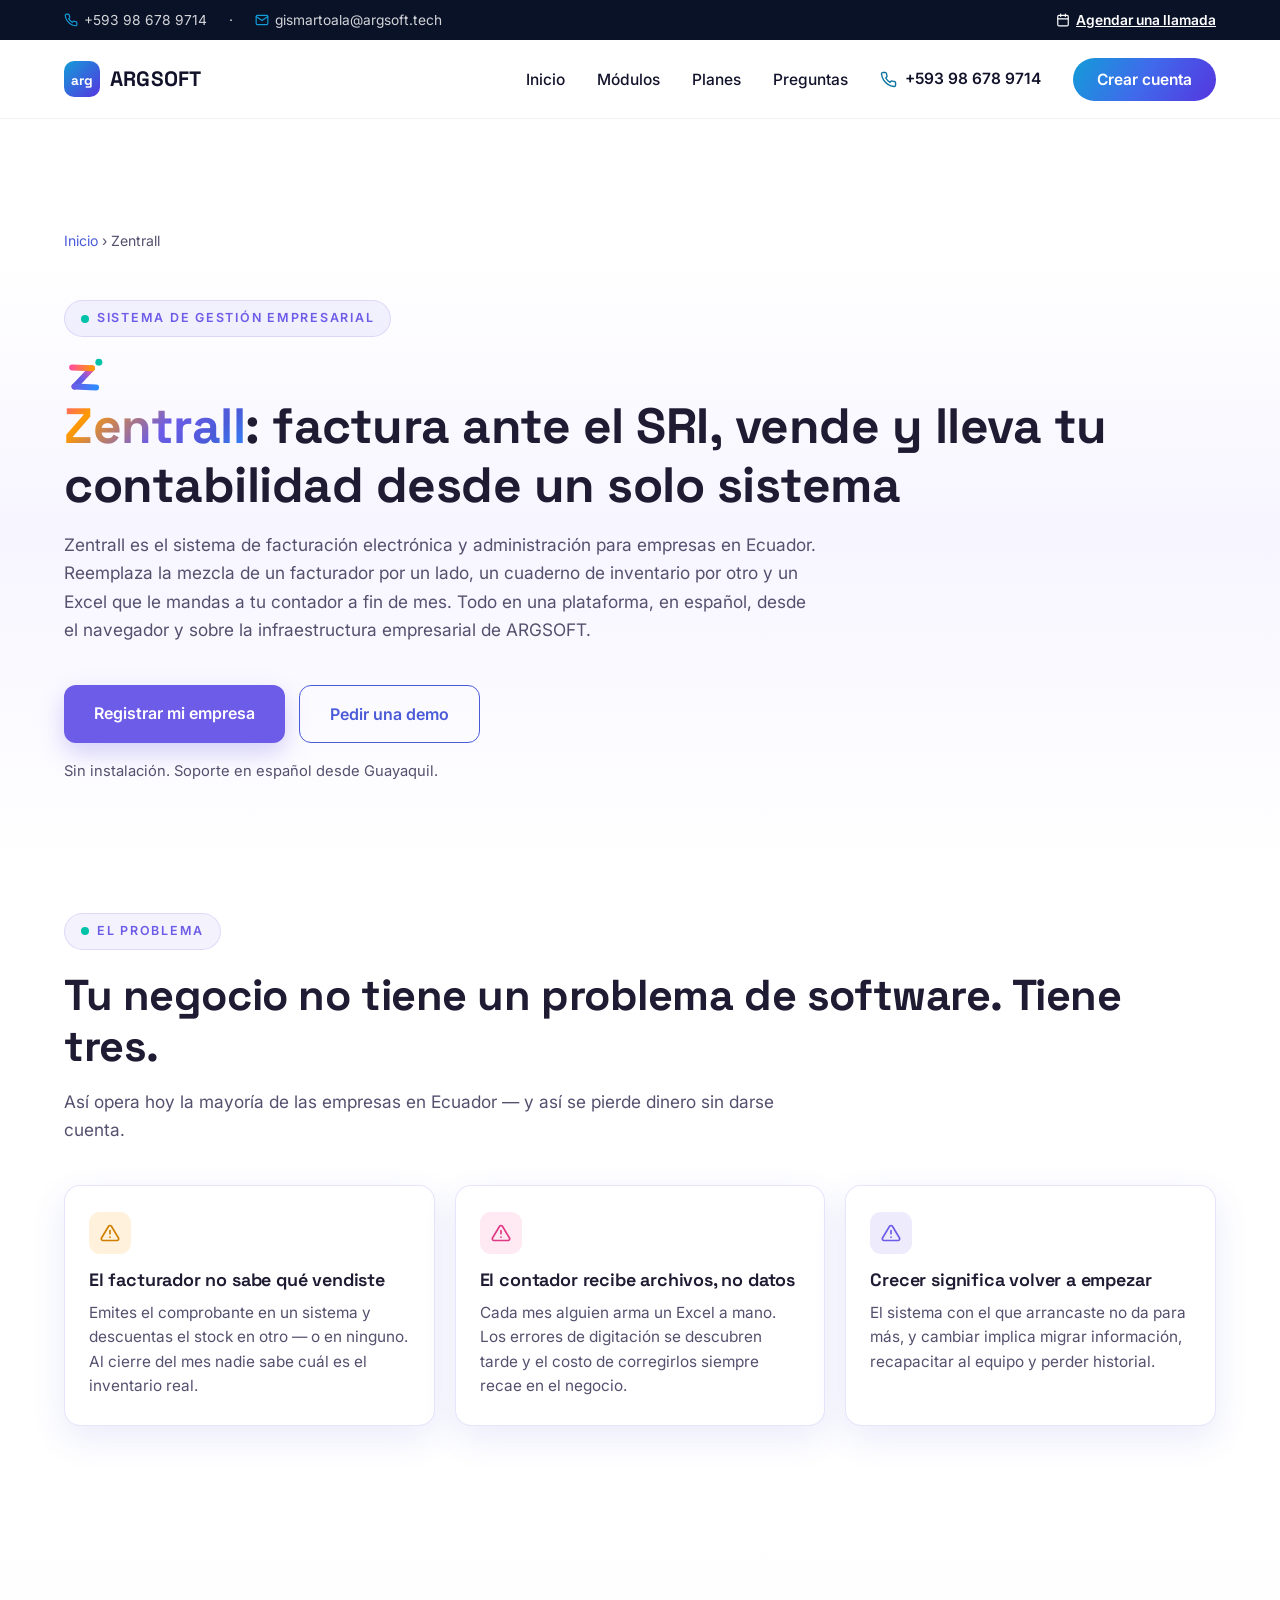
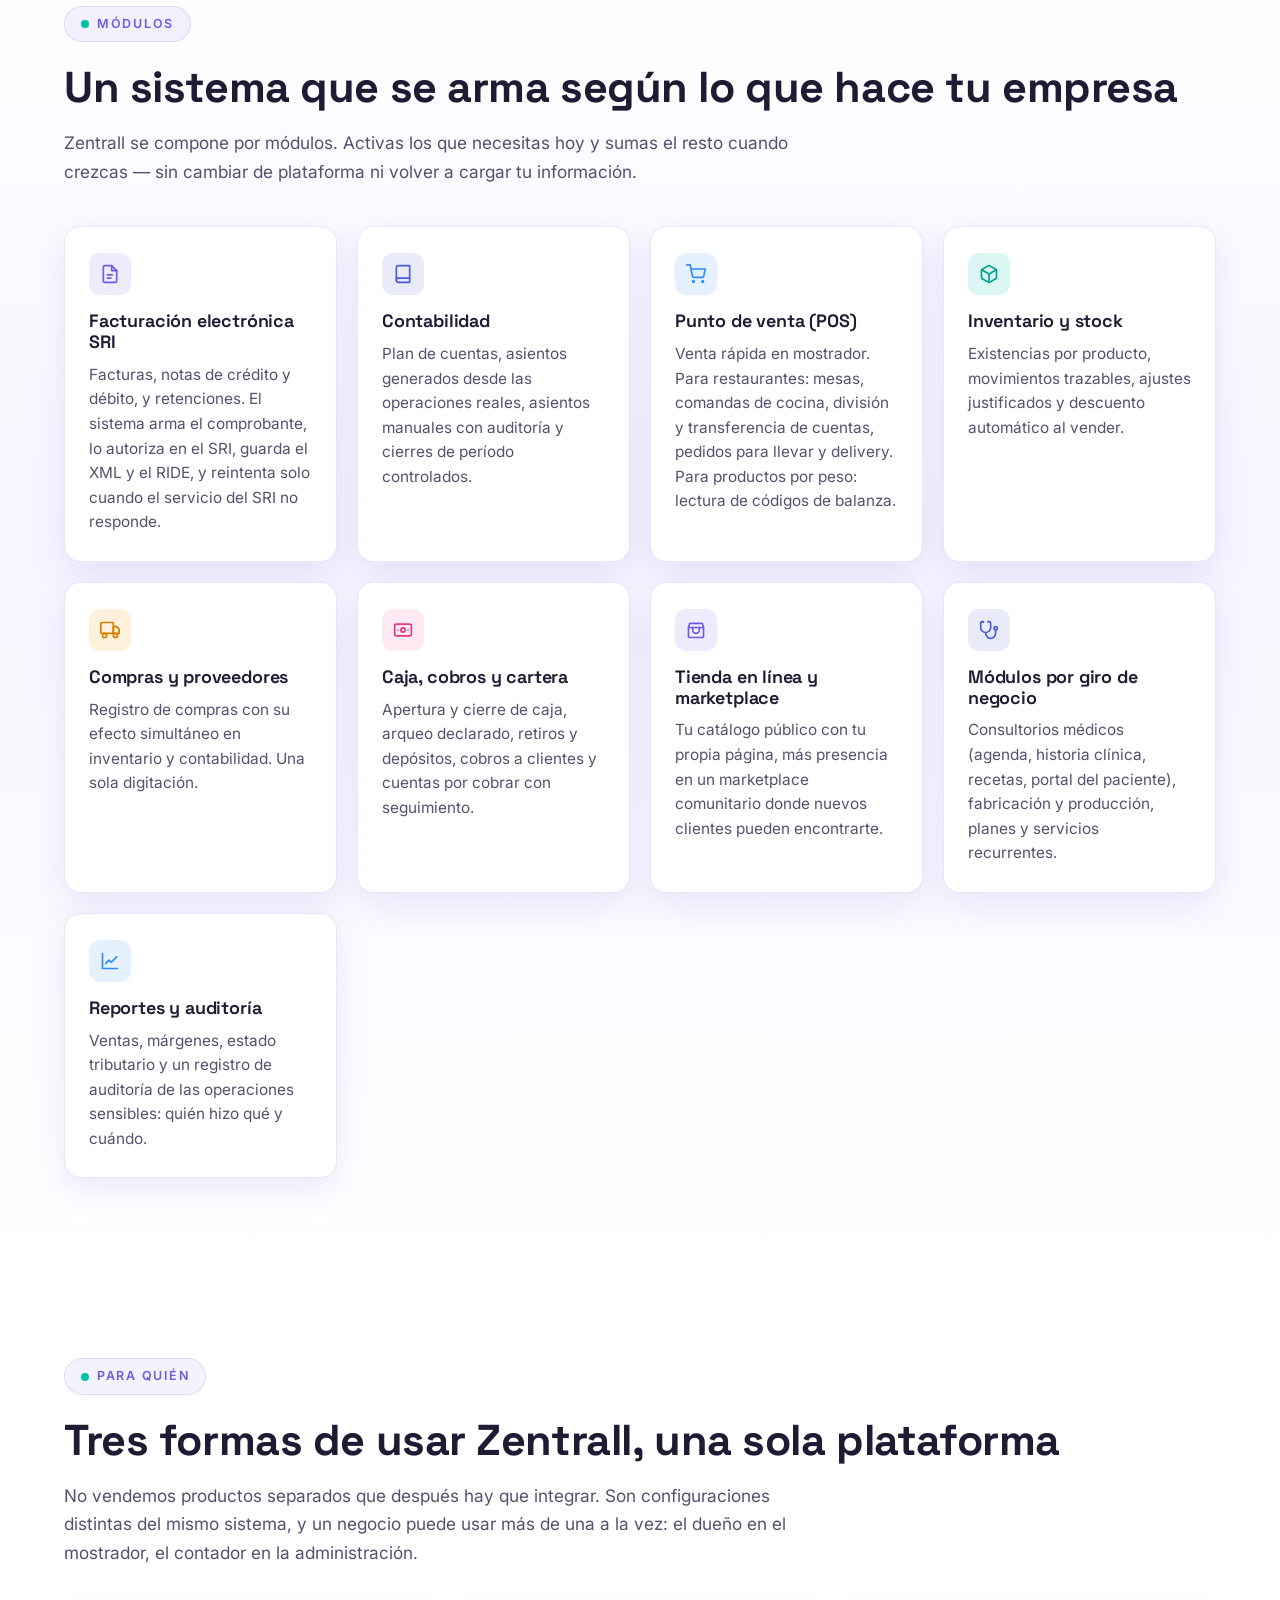
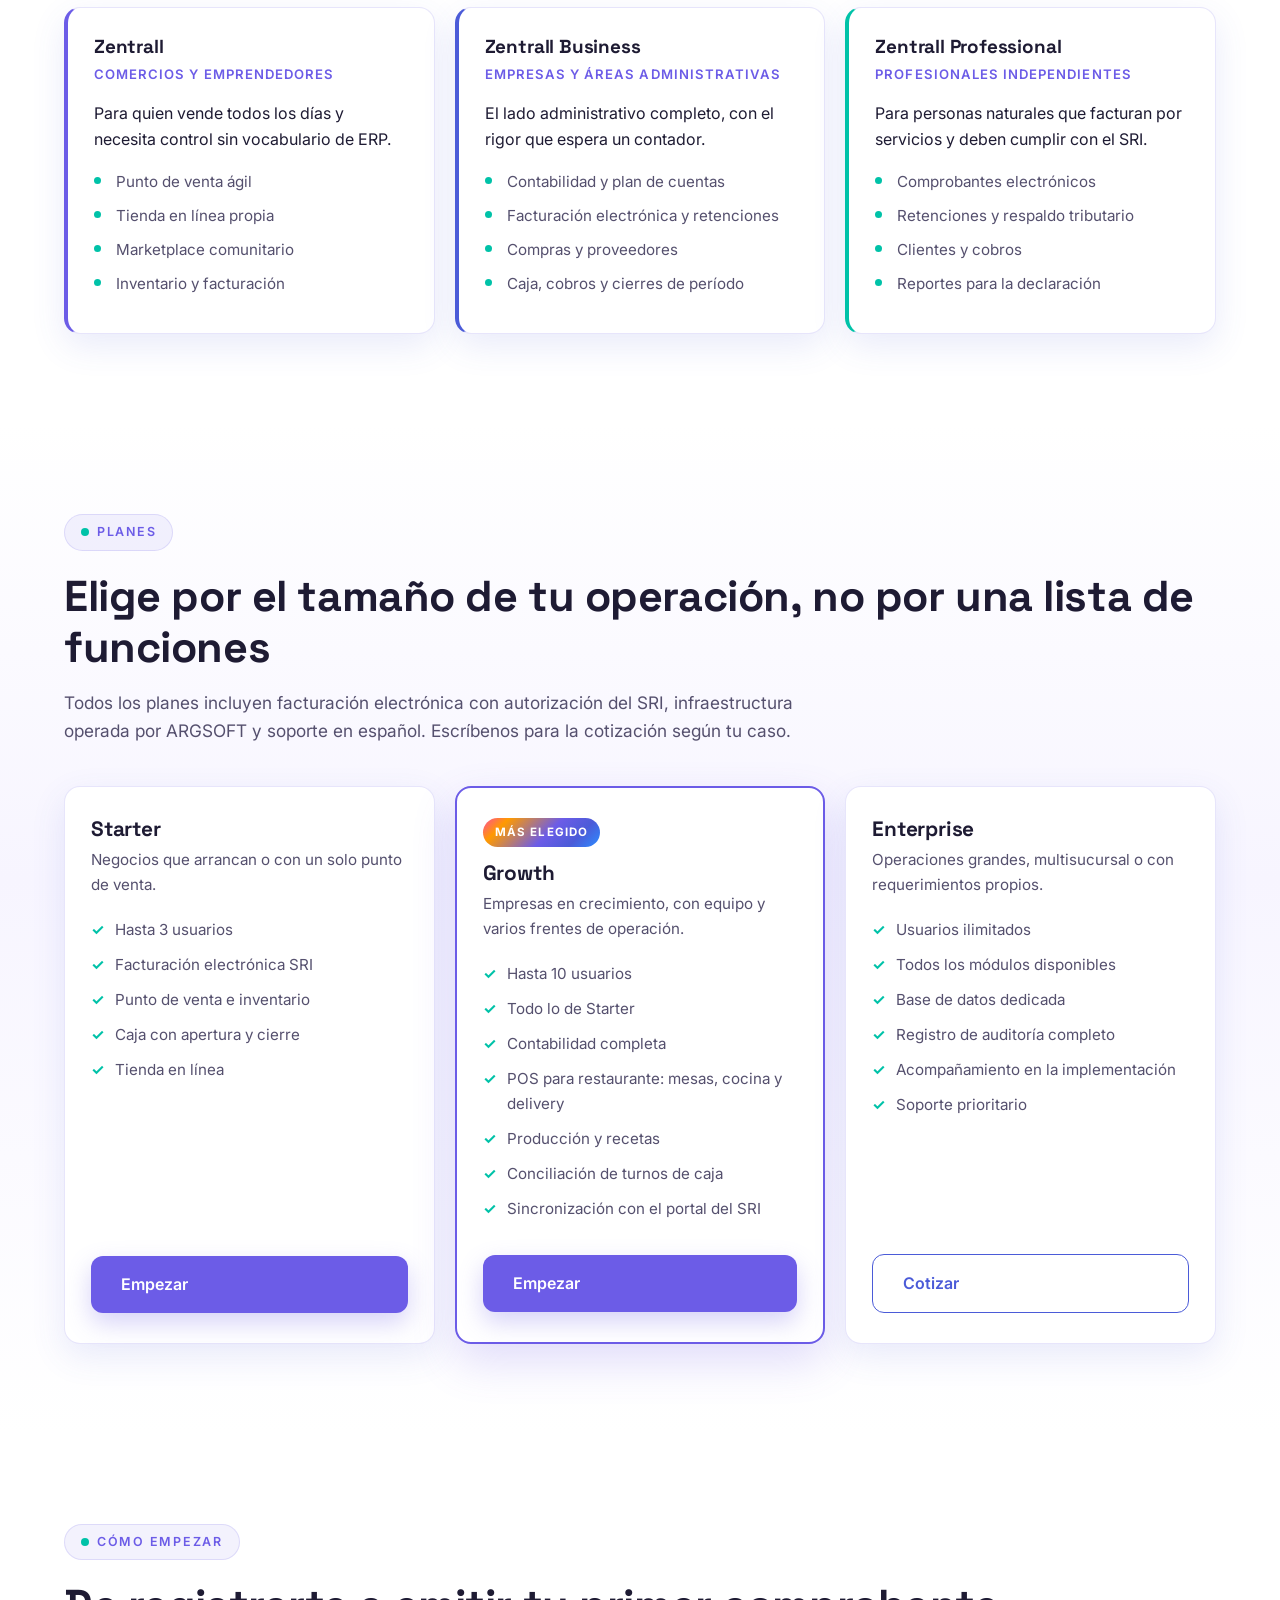
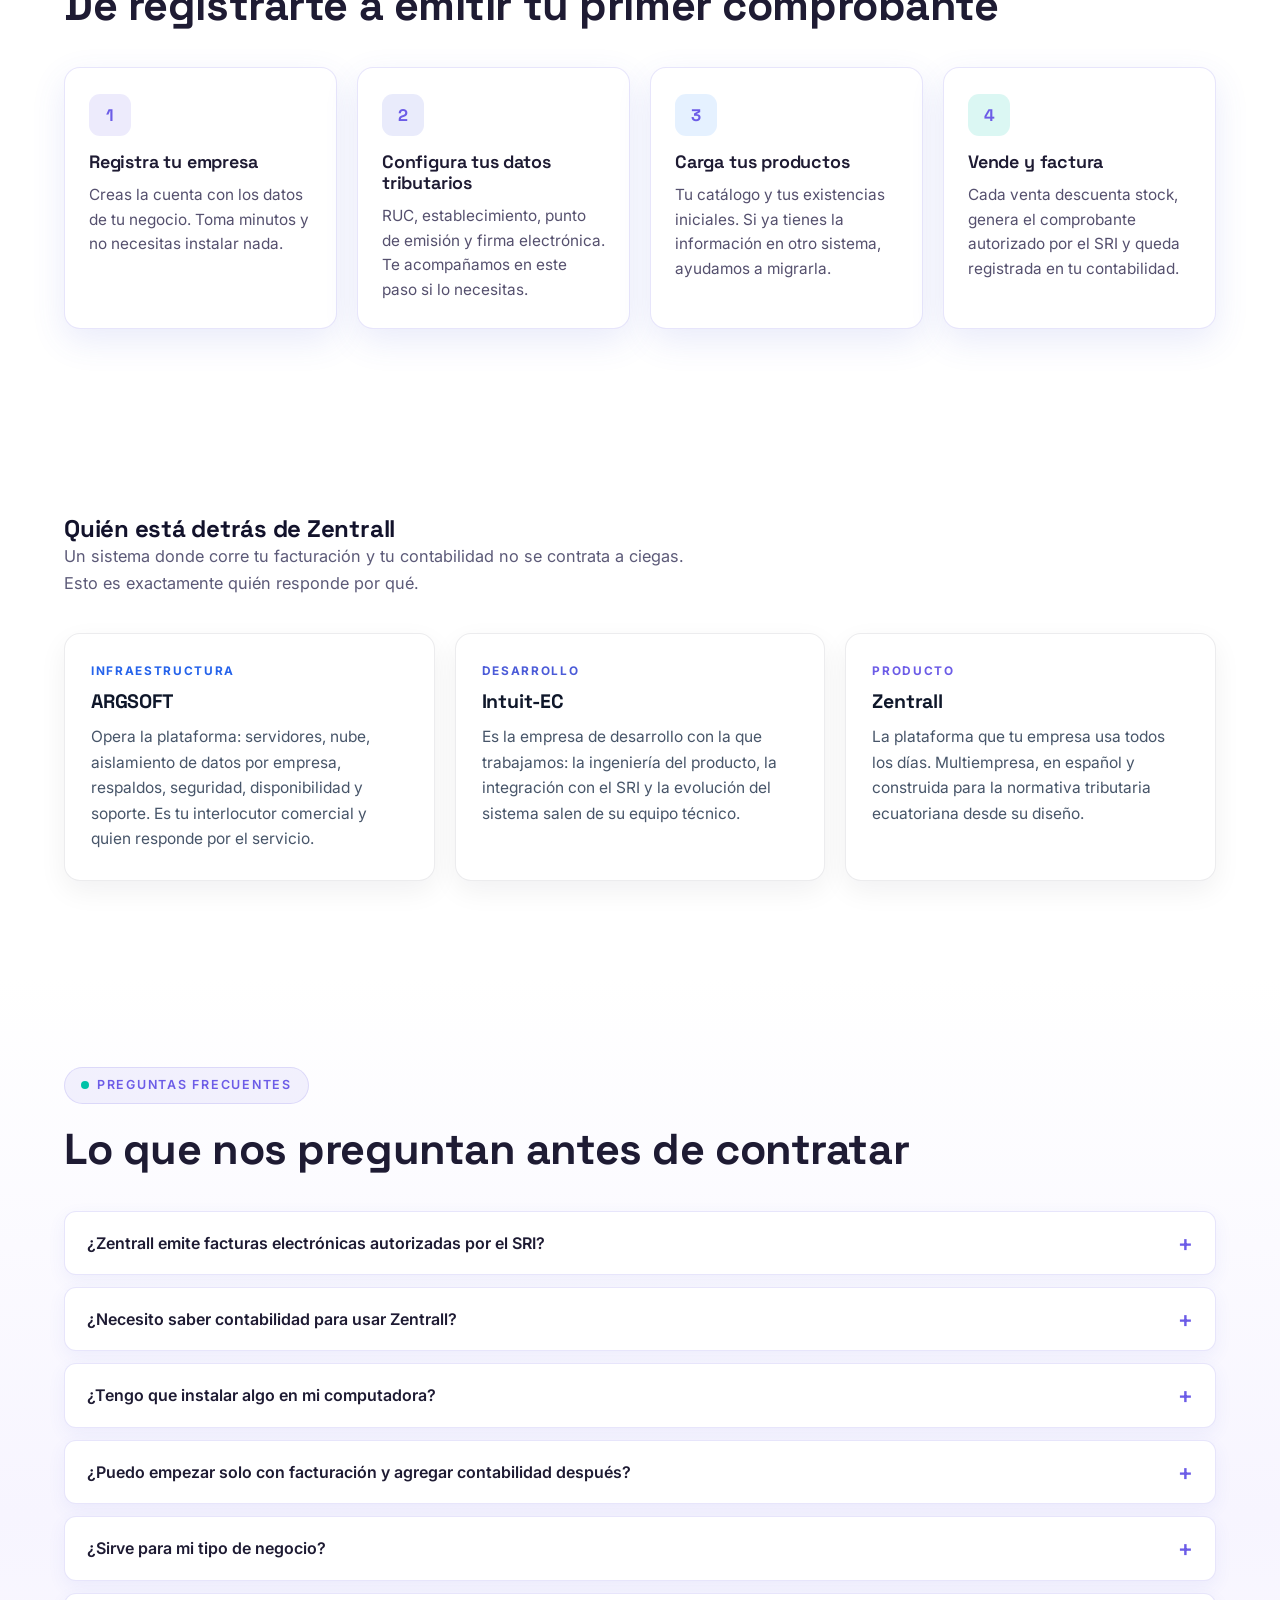
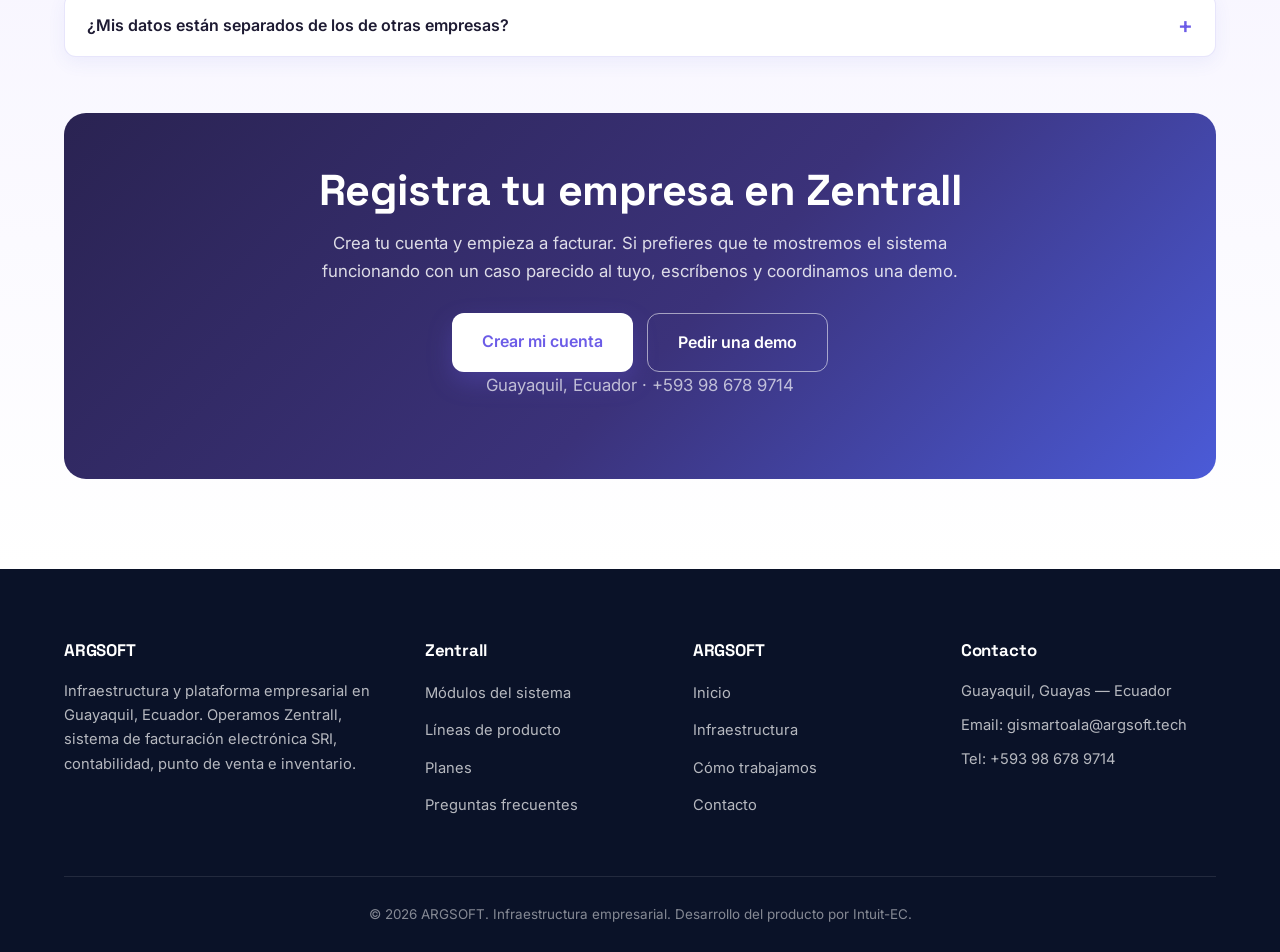
<file: zentrall/index.html>
<!DOCTYPE html>
<html lang="es-EC">

<head>
  <meta charset="UTF-8" />
  <meta name="viewport" content="width=device-width, initial-scale=1.0" />
  <title>Zentrall | Sistema de facturación electrónica SRI y administrativo en Ecuador</title>
  <meta name="description" content="Zentrall es el sistema de facturación electrónica SRI, contabilidad, punto de venta e inventario para empresas en Ecuador. Multiempresa, en español y desde el navegador. Registra tu empresa." />
  <meta name="keywords" content="Zentrall, sistema de facturación electrónica SRI, software de facturación Ecuador, sistema administrativo, sistema contable, punto de venta POS Ecuador, ERP para pymes, facturación electrónica Guayaquil" />
  <meta name="robots" content="index, follow, max-image-preview:large, max-snippet:-1" />
  <meta name="geo.region" content="EC-G" />
  <meta name="geo.placename" content="Guayaquil, Ecuador" />
  <meta name="theme-color" content="#6C5CE7" />

  <link rel="canonical" href="https://argsoft.tech/zentrall/" />
  <link rel="icon" href="../img/logo-6 (1).png" type="image/png" />

  <meta property="og:site_name" content="ARGSOFT" />
  <meta property="og:title" content="Zentrall | Sistema de facturación electrónica SRI y administrativo en Ecuador" />
  <meta property="og:description" content="Facturación electrónica SRI, contabilidad, POS, inventario, compras y caja en una sola plataforma para empresas ecuatorianas." />
  <meta property="og:type" content="product" />
  <meta property="og:url" content="https://argsoft.tech/zentrall/" />
  <meta property="og:locale" content="es_EC" />
  <meta property="og:image" content="https://argsoft.tech/img/imagen-admin.png" />
  <meta name="twitter:card" content="summary_large_image" />
  <meta name="twitter:title" content="Zentrall | Sistema de facturación electrónica y administrativo" />
  <meta name="twitter:description" content="Facturación SRI, contabilidad, POS e inventario en una sola plataforma para empresas en Ecuador." />
  <meta name="twitter:image" content="https://argsoft.tech/img/imagen-admin.png" />

  <link rel="preconnect" href="https://fonts.googleapis.com" />
  <link rel="preconnect" href="https://fonts.gstatic.com" crossorigin />
  <link rel="stylesheet" href="../css/style.css?v=3" />
  <link rel="stylesheet" href="../css/zentrall.css?v=3" />
  <link href="https://fonts.googleapis.com/css2?family=Inter:wght@400;500;600;700&family=Space+Grotesk:wght@500;600;700&display=swap" rel="stylesheet" />

  <script type="application/ld+json">
  {
    "@context": "https://schema.org",
    "@graph": [
      {
        "@type": "SoftwareApplication",
        "@id": "https://argsoft.tech/zentrall/#software",
        "name": "Zentrall",
        "applicationCategory": "BusinessApplication",
        "applicationSubCategory": "Sistema de facturación electrónica y administrativo",
        "operatingSystem": "Web",
        "url": "https://argsoft.tech/zentrall/",
        "inLanguage": "es-EC",
        "description": "Sistema web para empresas en Ecuador: facturación electrónica autorizada por el SRI, contabilidad, punto de venta, inventario, compras, caja y tienda en línea en una sola plataforma multiempresa.",
        "author": { "@type": "Organization", "name": "Intuit-EC" },
        "provider": {
          "@type": "Organization",
          "name": "ARGSOFT",
          "url": "https://argsoft.tech/"
        },
        "offers": {
          "@type": "Offer",
          "category": "SaaS",
          "availability": "https://schema.org/InStock",
          "url": "https://zentrall.argsoft.tech/registro"
        },
        "featureList": [
          "Facturación electrónica con autorización del SRI",
          "Notas de crédito y débito",
          "Retenciones",
          "Contabilidad y plan de cuentas",
          "Cierres de período contable",
          "Punto de venta (POS)",
          "Control de inventario y stock",
          "Compras y proveedores",
          "Caja, cobros y cartera",
          "Tienda en línea y marketplace",
          "Reportes y registro de auditoría"
        ]
      },
      {
        "@type": "BreadcrumbList",
        "itemListElement": [
          { "@type": "ListItem", "position": 1, "name": "Inicio", "item": "https://argsoft.tech/" },
          { "@type": "ListItem", "position": 2, "name": "Zentrall", "item": "https://argsoft.tech/zentrall/" }
        ]
      },
      {
        "@type": "FAQPage",
        "mainEntity": [
          {
            "@type": "Question",
            "name": "¿Zentrall emite facturas electrónicas autorizadas por el SRI?",
            "acceptedAnswer": {
              "@type": "Answer",
              "text": "Sí. Zentrall genera el comprobante, lo envía al SRI, gestiona la autorización y guarda el XML y el RIDE. Si el SRI no responde, el comprobante queda pendiente y el sistema reintenta automáticamente, sin que tengas que repetir la venta."
            }
          },
          {
            "@type": "Question",
            "name": "¿Necesito saber contabilidad para usar Zentrall?",
            "acceptedAnswer": {
              "@type": "Answer",
              "text": "No. La línea Zentrall está pensada para dueños de negocio sin formación contable, con flujos guiados y lenguaje simple. El módulo contable formal vive en Zentrall Business, que puede operar tu contador con el vocabulario y los controles que él espera, sobre los mismos datos."
            }
          },
          {
            "@type": "Question",
            "name": "¿Tengo que instalar algo en mi computadora?",
            "acceptedAnswer": {
              "@type": "Answer",
              "text": "No. Zentrall funciona desde el navegador, en computadora, tablet o celular. La infraestructura, los respaldos y las actualizaciones las opera ARGSOFT."
            }
          },
          {
            "@type": "Question",
            "name": "¿Puedo empezar solo con facturación y agregar contabilidad después?",
            "acceptedAnswer": {
              "@type": "Answer",
              "text": "Sí, y ese es el punto central de Zentrall. Los módulos se activan cuando los necesitas. Pasar de solo facturar a llevar contabilidad completa es activar un módulo, no migrar a otro sistema ni volver a cargar tu información."
            }
          },
          {
            "@type": "Question",
            "name": "¿Sirve para mi tipo de negocio?",
            "acceptedAnswer": {
              "@type": "Answer",
              "text": "Zentrall se adapta por configuración a comercios, restaurantes, tiendas de barrio, farmacias, ferreterías, consultorios médicos, empresas de servicios y profesionales independientes que facturan. El punto de venta tiene modos específicos como mesas y comandas para restaurantes o balanza para productos por peso."
            }
          },
          {
            "@type": "Question",
            "name": "¿Mis datos están separados de los de otras empresas?",
            "acceptedAnswer": {
              "@type": "Answer",
              "text": "Sí. Zentrall es una plataforma multiempresa con aislamiento real de información por negocio, control de acceso por usuario y registro de auditoría de las operaciones sensibles."
            }
          }
        ]
      }
    ]
  }
  </script>
</head>

<body>
  <div class="scroll-progress" id="scroll-bar"></div>

  <div class="topbar">
    <div class="container">
      <div class="topbar-contacts">
        <a href="tel:+593986789714">
          <svg viewBox="0 0 24 24" fill="none" stroke-width="2" stroke-linecap="round" stroke-linejoin="round"><path d="M22 16.92v3a2 2 0 0 1-2.18 2 19.79 19.79 0 0 1-8.63-3.07 19.5 19.5 0 0 1-6-6 19.79 19.79 0 0 1-3.07-8.67A2 2 0 0 1 4.11 2h3a2 2 0 0 1 2 1.72c.127.96.361 1.903.7 2.81a2 2 0 0 1-.45 2.11L8.09 9.91a16 16 0 0 0 6 6l1.27-1.27a2 2 0 0 1 2.11-.45c.907.339 1.85.573 2.81.7A2 2 0 0 1 22 16.92z"/></svg>
          +593 98 678 9714
        </a>
        <span class="topbar-sep">·</span>
        <a href="mailto:gismartoala@argsoft.tech" class="topbar-email">
          <svg viewBox="0 0 24 24" fill="none" stroke-width="2" stroke-linecap="round" stroke-linejoin="round"><path d="M22 6l-10 7L2 6"/><rect x="2" y="4" width="20" height="16" rx="2"/></svg>
          gismartoala@argsoft.tech
        </a>
      </div>
      <a class="topbar-agenda" href="https://api.whatsapp.com/send?phone=593986789714&text=Hola,%20quiero%20agendar%20una%20llamada%20con%20Argsoft" target="_blank" rel="noopener">
        <svg viewBox="0 0 24 24" fill="none" stroke-width="2" stroke-linecap="round" stroke-linejoin="round"><rect x="3" y="4" width="18" height="18" rx="2"/><path d="M16 2v4M8 2v4M3 10h18"/></svg>
        Agendar una llamada
      </a>
    </div>
  </div>

  <header class="header">
    <div class="container">
      <a href="../" class="logo">
        <svg class="logo-mark" viewBox="0 0 36 36" fill="none" aria-hidden="true">
          <defs>
            <linearGradient id="logoGrad" x1="0" y1="0" x2="36" y2="36" gradientUnits="userSpaceOnUse">
              <stop offset="0" stop-color="#139cd8" />
              <stop offset="1" stop-color="#5536e0" />
            </linearGradient>
          </defs>
          <rect width="36" height="36" rx="10" fill="url(#logoGrad)" />
          <text x="18" y="23.5" text-anchor="middle" font-size="13.5" letter-spacing="-0.3" fill="#ffffff">arg</text>
        </svg>
        <span class="logo-text">ARGSOFT</span>
      </a>

      <button class="menu-toggle" aria-label="Abrir menú de navegación" aria-expanded="false">
        <span class="bar"></span>
        <span class="bar"></span>
        <span class="bar"></span>
      </button>

      <nav class="nav" id="main-nav" aria-label="Navegación principal">
        <ul>
          <li><a href="../">Inicio</a></li>
          <li><a href="#modulos-detalle">Módulos</a></li>
          <li><a href="#planes">Planes</a></li>
          <li><a href="#preguntas">Preguntas</a></li>
          <li>
            <a href="tel:+593986789714" class="nav-phone">
              <svg viewBox="0 0 24 24" fill="none" stroke-width="2" stroke-linecap="round" stroke-linejoin="round"><path d="M22 16.92v3a2 2 0 0 1-2.18 2 19.79 19.79 0 0 1-8.63-3.07 19.5 19.5 0 0 1-6-6 19.79 19.79 0 0 1-3.07-8.67A2 2 0 0 1 4.11 2h3a2 2 0 0 1 2 1.72c.127.96.361 1.903.7 2.81a2 2 0 0 1-.45 2.11L8.09 9.91a16 16 0 0 0 6 6l1.27-1.27a2 2 0 0 1 2.11-.45c.907.339 1.85.573 2.81.7A2 2 0 0 1 22 16.92z"/></svg>
              +593 98 678 9714
            </a>
          </li>
          <li><a href="https://zentrall.argsoft.tech/registro" class="btn-nav" target="_blank" rel="noopener">Crear cuenta</a></li>
        </ul>
      </nav>
    </div>
  </header>

  <main class="main-content">

    <div class="container">
      <nav class="z-breadcrumb" aria-label="Ruta de navegación">
        <a href="../">Inicio</a> › <span>Zentrall</span>
      </nav>
    </div>

    <!-- ============ HERO DE PRODUCTO ============ -->
    <section class="z-zone" id="zentrall-hero" style="padding-top: 48px;">
      <div class="container">
        <span class="z-eyebrow">Sistema de gestión empresarial</span>
        <h2 style="font-size: clamp(2rem, 5vw, 3.1rem);">
          <img src="../img/zentrall-isotipo.svg" alt="" class="z-isotipo" width="24" height="24" /><span class="z-wordmark">Zentrall</span>: factura ante el SRI, vende y lleva tu contabilidad
          desde un solo sistema
        </h2>
        <p class="z-lead">
          Zentrall es el sistema de facturación electrónica y administración para empresas en Ecuador.
          Reemplaza la mezcla de un facturador por un lado, un cuaderno de inventario por otro y un Excel
          que le mandas a tu contador a fin de mes. Todo en una plataforma, en español, desde el navegador
          y sobre la infraestructura empresarial de ARGSOFT.
        </p>

        <div class="z-actions">
          <a href="https://zentrall.argsoft.tech/registro" class="z-btn" target="_blank" rel="noopener">Registrar mi empresa</a>
          <a href="https://api.whatsapp.com/send?phone=593986789714&text=Hola,%20quiero%20una%20demo%20de%20Zentrall" class="z-btn-ghost" target="_blank" rel="noopener">Pedir una demo</a>
        </div>
        <p class="z-nota">Sin instalación. Soporte en español desde Guayaquil.</p>
      </div>
    </section>

    <!-- ============ EL PROBLEMA ============ -->
    <section class="z-zone" style="background: #fff; padding-top: 40px;">
      <div class="container">
        <span class="z-eyebrow">El problema</span>
        <h2>Tu negocio no tiene un problema de software. Tiene tres.</h2>
        <p class="z-lead">
          Así opera hoy la mayoría de las empresas en Ecuador — y así se pierde dinero sin darse cuenta.
        </p>

        <div class="z-grid">
          <article class="z-card">
            <div class="z-dot z-dot-naranja"><svg viewBox="0 0 24 24"><path d="M10.3 3.9 1.8 18a2 2 0 0 0 1.7 3h17a2 2 0 0 0 1.7-3L13.7 3.9a2 2 0 0 0-3.4 0z"/><path d="M12 9v4M12 17h.01"/></svg></div>
            <h3>El facturador no sabe qué vendiste</h3>
            <p>Emites el comprobante en un sistema y descuentas el stock en otro — o en ninguno. Al cierre del mes nadie sabe cuál es el inventario real.</p>
          </article>
          <article class="z-card">
            <div class="z-dot z-dot-rosa"><svg viewBox="0 0 24 24"><path d="M10.3 3.9 1.8 18a2 2 0 0 0 1.7 3h17a2 2 0 0 0 1.7-3L13.7 3.9a2 2 0 0 0-3.4 0z"/><path d="M12 9v4M12 17h.01"/></svg></div>
            <h3>El contador recibe archivos, no datos</h3>
            <p>Cada mes alguien arma un Excel a mano. Los errores de digitación se descubren tarde y el costo de corregirlos siempre recae en el negocio.</p>
          </article>
          <article class="z-card">
            <div class="z-dot z-dot-violeta"><svg viewBox="0 0 24 24"><path d="M10.3 3.9 1.8 18a2 2 0 0 0 1.7 3h17a2 2 0 0 0 1.7-3L13.7 3.9a2 2 0 0 0-3.4 0z"/><path d="M12 9v4M12 17h.01"/></svg></div>
            <h3>Crecer significa volver a empezar</h3>
            <p>El sistema con el que arrancaste no da para más, y cambiar implica migrar información, recapacitar al equipo y perder historial.</p>
          </article>
        </div>
      </div>
    </section>

    <!-- ============ MÓDULOS EN DETALLE ============ -->
    <section class="z-zone" id="modulos-detalle">
      <div class="container">
        <span class="z-eyebrow">Módulos</span>
        <h2>Un sistema que se arma según lo que hace tu empresa</h2>
        <p class="z-lead">
          Zentrall se compone por módulos. Activas los que necesitas hoy y sumas el resto cuando
          crezcas — sin cambiar de plataforma ni volver a cargar tu información.
        </p>

        <div class="z-grid">
          <article class="z-card">
            <div class="z-dot z-dot-violeta"><svg viewBox="0 0 24 24"><path d="M14 2H6a2 2 0 0 0-2 2v16a2 2 0 0 0 2 2h12a2 2 0 0 0 2-2V8z"/><path d="M14 2v6h6M9 13h6M9 17h4"/></svg></div>
            <h3>Facturación electrónica SRI</h3>
            <p>Facturas, notas de crédito y débito, y retenciones. El sistema arma el comprobante, lo autoriza en el SRI, guarda el XML y el RIDE, y reintenta solo cuando el servicio del SRI no responde.</p>
          </article>
          <article class="z-card">
            <div class="z-dot z-dot-indigo"><svg viewBox="0 0 24 24"><path d="M4 19.5A2.5 2.5 0 0 1 6.5 17H20"/><path d="M6.5 2H20v20H6.5A2.5 2.5 0 0 1 4 19.5v-15A2.5 2.5 0 0 1 6.5 2z"/></svg></div>
            <h3>Contabilidad</h3>
            <p>Plan de cuentas, asientos generados desde las operaciones reales, asientos manuales con auditoría y cierres de período controlados.</p>
          </article>
          <article class="z-card">
            <div class="z-dot z-dot-azul"><svg viewBox="0 0 24 24"><circle cx="9" cy="21" r="1"/><circle cx="20" cy="21" r="1"/><path d="M1 1h4l2.7 13.4a2 2 0 0 0 2 1.6h9.7a2 2 0 0 0 2-1.6L23 6H6"/></svg></div>
            <h3>Punto de venta (POS)</h3>
            <p>Venta rápida en mostrador. Para restaurantes: mesas, comandas de cocina, división y transferencia de cuentas, pedidos para llevar y delivery. Para productos por peso: lectura de códigos de balanza.</p>
          </article>
          <article class="z-card">
            <div class="z-dot z-dot-turquesa"><svg viewBox="0 0 24 24"><path d="M21 16V8a2 2 0 0 0-1-1.73l-7-4a2 2 0 0 0-2 0l-7 4A2 2 0 0 0 3 8v8a2 2 0 0 0 1 1.73l7 4a2 2 0 0 0 2 0l7-4A2 2 0 0 0 21 16z"/><path d="M3.3 7L12 12l8.7-5M12 22V12"/></svg></div>
            <h3>Inventario y stock</h3>
            <p>Existencias por producto, movimientos trazables, ajustes justificados y descuento automático al vender.</p>
          </article>
          <article class="z-card">
            <div class="z-dot z-dot-naranja"><svg viewBox="0 0 24 24"><rect x="1" y="3" width="15" height="13" rx="1"/><path d="M16 8h4l3 3v5h-7V8z"/><circle cx="5.5" cy="18.5" r="2.5"/><circle cx="18.5" cy="18.5" r="2.5"/></svg></div>
            <h3>Compras y proveedores</h3>
            <p>Registro de compras con su efecto simultáneo en inventario y contabilidad. Una sola digitación.</p>
          </article>
          <article class="z-card">
            <div class="z-dot z-dot-rosa"><svg viewBox="0 0 24 24"><rect x="2" y="5" width="20" height="14" rx="2"/><circle cx="12" cy="12" r="2.5"/><path d="M6 12h.01M18 12h.01"/></svg></div>
            <h3>Caja, cobros y cartera</h3>
            <p>Apertura y cierre de caja, arqueo declarado, retiros y depósitos, cobros a clientes y cuentas por cobrar con seguimiento.</p>
          </article>
          <article class="z-card">
            <div class="z-dot z-dot-violeta"><svg viewBox="0 0 24 24"><path d="M3 9l1.5-5h15L21 9"/><path d="M3 9h18v11a1 1 0 0 1-1 1H4a1 1 0 0 1-1-1V9z"/><path d="M8 9v3a4 4 0 0 0 8 0V9"/></svg></div>
            <h3>Tienda en línea y marketplace</h3>
            <p>Tu catálogo público con tu propia página, más presencia en un marketplace comunitario donde nuevos clientes pueden encontrarte.</p>
          </article>
          <article class="z-card">
            <div class="z-dot z-dot-indigo"><svg viewBox="0 0 24 24"><path d="M4.8 2.3A.3.3 0 1 0 5 2H4a2 2 0 0 0-2 2v5a6 6 0 0 0 6 6 6 6 0 0 0 6-6V4a2 2 0 0 0-2-2h-1a.2.2 0 1 0 .2.3"/><path d="M8 15v1a6 6 0 0 0 12 0v-4"/><circle cx="20" cy="10" r="2"/></svg></div>
            <h3>Módulos por giro de negocio</h3>
            <p>Consultorios médicos (agenda, historia clínica, recetas, portal del paciente), fabricación y producción, planes y servicios recurrentes.</p>
          </article>
          <article class="z-card">
            <div class="z-dot z-dot-azul"><svg viewBox="0 0 24 24"><path d="M3 3v18h18"/><path d="M7 15l3.5-4 3 2.5L20 7"/></svg></div>
            <h3>Reportes y auditoría</h3>
            <p>Ventas, márgenes, estado tributario y un registro de auditoría de las operaciones sensibles: quién hizo qué y cuándo.</p>
          </article>
        </div>
      </div>
    </section>

    <!-- ============ LÍNEAS DE PRODUCTO ============ -->
    <section class="z-zone" id="lineas" style="background: #fff;">
      <div class="container">
        <span class="z-eyebrow">Para quién</span>
        <h2>Tres formas de usar Zentrall, una sola plataforma</h2>
        <p class="z-lead">
          No vendemos productos separados que después hay que integrar. Son configuraciones distintas
          del mismo sistema, y un negocio puede usar más de una a la vez: el dueño en el mostrador,
          el contador en la administración.
        </p>

        <div class="z-lineas">
          <article class="z-linea">
            <h3>Zentrall</h3>
            <span class="z-para">Comercios y emprendedores</span>
            <p>Para quien vende todos los días y necesita control sin vocabulario de ERP.</p>
            <ul>
              <li>Punto de venta ágil</li>
              <li>Tienda en línea propia</li>
              <li>Marketplace comunitario</li>
              <li>Inventario y facturación</li>
            </ul>
          </article>

          <article class="z-linea">
            <h3>Zentrall Business</h3>
            <span class="z-para">Empresas y áreas administrativas</span>
            <p>El lado administrativo completo, con el rigor que espera un contador.</p>
            <ul>
              <li>Contabilidad y plan de cuentas</li>
              <li>Facturación electrónica y retenciones</li>
              <li>Compras y proveedores</li>
              <li>Caja, cobros y cierres de período</li>
            </ul>
          </article>

          <article class="z-linea">
            <h3>Zentrall Professional</h3>
            <span class="z-para">Profesionales independientes</span>
            <p>Para personas naturales que facturan por servicios y deben cumplir con el SRI.</p>
            <ul>
              <li>Comprobantes electrónicos</li>
              <li>Retenciones y respaldo tributario</li>
              <li>Clientes y cobros</li>
              <li>Reportes para la declaración</li>
            </ul>
          </article>
        </div>
      </div>
    </section>

    <!-- ============ PLANES ============ -->
    <section class="z-zone" id="planes">
      <div class="container">
        <span class="z-eyebrow">Planes</span>
        <h2>Elige por el tamaño de tu operación, no por una lista de funciones</h2>
        <p class="z-lead">
          Todos los planes incluyen facturación electrónica con autorización del SRI, infraestructura
          operada por ARGSOFT y soporte en español. Escríbenos para la cotización según tu caso.
        </p>

        <div class="z-planes">
          <article class="z-plan">
            <h3>Starter</h3>
            <p class="z-plan-quien">Negocios que arrancan o con un solo punto de venta.</p>
            <ul>
              <li>Hasta 3 usuarios</li>
              <li>Facturación electrónica SRI</li>
              <li>Punto de venta e inventario</li>
              <li>Caja con apertura y cierre</li>
              <li>Tienda en línea</li>
            </ul>
            <a href="https://zentrall.argsoft.tech/registro" class="z-btn" target="_blank" rel="noopener">Empezar</a>
          </article>

          <article class="z-plan destacado">
            <span class="z-plan-badge">Más elegido</span>
            <h3>Growth</h3>
            <p class="z-plan-quien">Empresas en crecimiento, con equipo y varios frentes de operación.</p>
            <ul>
              <li>Hasta 10 usuarios</li>
              <li>Todo lo de Starter</li>
              <li>Contabilidad completa</li>
              <li>POS para restaurante: mesas, cocina y delivery</li>
              <li>Producción y recetas</li>
              <li>Conciliación de turnos de caja</li>
              <li>Sincronización con el portal del SRI</li>
            </ul>
            <a href="https://zentrall.argsoft.tech/registro" class="z-btn" target="_blank" rel="noopener">Empezar</a>
          </article>

          <article class="z-plan">
            <h3>Enterprise</h3>
            <p class="z-plan-quien">Operaciones grandes, multisucursal o con requerimientos propios.</p>
            <ul>
              <li>Usuarios ilimitados</li>
              <li>Todos los módulos disponibles</li>
              <li>Base de datos dedicada</li>
              <li>Registro de auditoría completo</li>
              <li>Acompañamiento en la implementación</li>
              <li>Soporte prioritario</li>
            </ul>
            <a href="https://api.whatsapp.com/send?phone=593986789714&text=Hola,%20quiero%20cotizar%20Zentrall%20Enterprise%20para%20mi%20empresa" class="z-btn-ghost" target="_blank" rel="noopener">Cotizar</a>
          </article>
        </div>
      </div>
    </section>

    <!-- ============ CÓMO EMPEZAR ============ -->
    <section class="z-zone" id="como-empezar" style="background: #fff;">
      <div class="container">
        <span class="z-eyebrow">Cómo empezar</span>
        <h2>De registrarte a emitir tu primer comprobante</h2>

        <div class="z-grid">
          <article class="z-card">
            <div class="z-dot z-dot-violeta">1</div>
            <h3>Registra tu empresa</h3>
            <p>Creas la cuenta con los datos de tu negocio. Toma minutos y no necesitas instalar nada.</p>
          </article>
          <article class="z-card">
            <div class="z-dot z-dot-indigo">2</div>
            <h3>Configura tus datos tributarios</h3>
            <p>RUC, establecimiento, punto de emisión y firma electrónica. Te acompañamos en este paso si lo necesitas.</p>
          </article>
          <article class="z-card">
            <div class="z-dot z-dot-azul">3</div>
            <h3>Carga tus productos</h3>
            <p>Tu catálogo y tus existencias iniciales. Si ya tienes la información en otro sistema, ayudamos a migrarla.</p>
          </article>
          <article class="z-card">
            <div class="z-dot z-dot-turquesa">4</div>
            <h3>Vende y factura</h3>
            <p>Cada venta descuenta stock, genera el comprobante autorizado por el SRI y queda registrada en tu contabilidad.</p>
          </article>
        </div>
      </div>
    </section>

    <!-- ============ QUIÉN ESTÁ DETRÁS ============ -->
    <section class="section" id="quien-esta-detras">
      <div class="container">
        <h2>Quién está detrás de Zentrall</h2>
        <p class="section-subtitle">
          Un sistema donde corre tu facturación y tu contabilidad no se contrata a ciegas. Esto es
          exactamente quién responde por qué.
        </p>

        <div class="z-roles">
          <article class="z-rol">
            <span class="z-rol-etiqueta">Infraestructura</span>
            <h3>ARGSOFT</h3>
            <p>Opera la plataforma: servidores, nube, aislamiento de datos por empresa, respaldos, seguridad, disponibilidad y soporte. Es tu interlocutor comercial y quien responde por el servicio.</p>
          </article>
          <article class="z-rol">
            <span class="z-rol-etiqueta">Desarrollo</span>
            <h3>Intuit-EC</h3>
            <p>Es la empresa de desarrollo con la que trabajamos: la ingeniería del producto, la integración con el SRI y la evolución del sistema salen de su equipo técnico.</p>
          </article>
          <article class="z-rol">
            <span class="z-rol-etiqueta">Producto</span>
            <h3>Zentrall</h3>
            <p>La plataforma que tu empresa usa todos los días. Multiempresa, en español y construida para la normativa tributaria ecuatoriana desde su diseño.</p>
          </article>
        </div>
      </div>
    </section>

    <!-- ============ FAQ ============ -->
    <section class="z-zone" id="preguntas">
      <div class="container">
        <span class="z-eyebrow">Preguntas frecuentes</span>
        <h2>Lo que nos preguntan antes de contratar</h2>

        <div class="z-faq">
          <details>
            <summary>¿Zentrall emite facturas electrónicas autorizadas por el SRI?</summary>
            <p>Sí. Zentrall genera el comprobante, lo envía al SRI, gestiona la autorización y guarda el XML y el RIDE. Si el SRI no responde, el comprobante queda pendiente y el sistema reintenta automáticamente, sin que tengas que repetir la venta.</p>
          </details>
          <details>
            <summary>¿Necesito saber contabilidad para usar Zentrall?</summary>
            <p>No. La línea Zentrall está pensada para dueños de negocio sin formación contable, con flujos guiados y lenguaje simple. El módulo contable formal vive en Zentrall Business, que puede operar tu contador con el vocabulario y los controles que él espera, sobre los mismos datos.</p>
          </details>
          <details>
            <summary>¿Tengo que instalar algo en mi computadora?</summary>
            <p>No. Zentrall funciona desde el navegador, en computadora, tablet o celular. La infraestructura, los respaldos y las actualizaciones las opera ARGSOFT.</p>
          </details>
          <details>
            <summary>¿Puedo empezar solo con facturación y agregar contabilidad después?</summary>
            <p>Sí, y ese es el punto central de Zentrall. Los módulos se activan cuando los necesitas. Pasar de solo facturar a llevar contabilidad completa es activar un módulo, no migrar a otro sistema ni volver a cargar tu información.</p>
          </details>
          <details>
            <summary>¿Sirve para mi tipo de negocio?</summary>
            <p>Zentrall se adapta por configuración a comercios, restaurantes, tiendas de barrio, farmacias, ferreterías, consultorios médicos, empresas de servicios y profesionales independientes que facturan. El punto de venta tiene modos específicos como mesas y comandas para restaurantes o balanza para productos por peso.</p>
          </details>
          <details>
            <summary>¿Mis datos están separados de los de otras empresas?</summary>
            <p>Sí. Zentrall es una plataforma multiempresa con aislamiento real de información por negocio, control de acceso por usuario y registro de auditoría de las operaciones sensibles.</p>
          </details>
        </div>

        <div class="z-cta">
          <h2>Registra tu empresa en Zentrall</h2>
          <p>
            Crea tu cuenta y empieza a facturar. Si prefieres que te mostremos el sistema funcionando
            con un caso parecido al tuyo, escríbenos y coordinamos una demo.
          </p>
          <div class="z-actions">
            <a href="https://zentrall.argsoft.tech/registro" class="z-btn" target="_blank" rel="noopener">Crear mi cuenta</a>
            <a href="https://api.whatsapp.com/send?phone=593986789714&text=Hola,%20quiero%20una%20demo%20de%20Zentrall%20para%20mi%20empresa" class="z-btn-ghost" target="_blank" rel="noopener">Pedir una demo</a>
          </div>
          <p class="z-nota">Guayaquil, Ecuador · +593 98 678 9714</p>
        </div>
      </div>
    </section>
  </main>

  <footer class="footer">
    <div class="container">
      <div class="footer-content">
        <div class="footer-section">
          <h3>ARGSOFT</h3>
          <p>Infraestructura y plataforma empresarial en Guayaquil, Ecuador. Operamos Zentrall, sistema de facturación electrónica SRI, contabilidad, punto de venta e inventario.</p>
        </div>
        <div class="footer-section">
          <h4>Zentrall</h4>
          <ul>
            <li><a href="#modulos-detalle">Módulos del sistema</a></li>
            <li><a href="#lineas">Líneas de producto</a></li>
            <li><a href="#planes">Planes</a></li>
            <li><a href="#preguntas">Preguntas frecuentes</a></li>
          </ul>
        </div>
        <div class="footer-section">
          <h4>ARGSOFT</h4>
          <ul>
            <li><a href="../">Inicio</a></li>
            <li><a href="../#infraestructura">Infraestructura</a></li>
            <li><a href="../#como-trabajamos">Cómo trabajamos</a></li>
            <li><a href="../#contacto">Contacto</a></li>
          </ul>
        </div>
        <div class="footer-section">
          <h4>Contacto</h4>
          <p>Guayaquil, Guayas — Ecuador</p>
          <p>Email: <a href="mailto:gismartoala@argsoft.tech">gismartoala@argsoft.tech</a></p>
          <p>Tel: <a href="tel:+593986789714">+593 98 678 9714</a></p>
        </div>
      </div>
      <div class="footer-bottom">
        <p>&copy; 2026 ARGSOFT. Infraestructura empresarial. Desarrollo del producto por Intuit-EC.</p>
      </div>
    </div>
  </footer>

  <script src="../js/main.js?v=3" defer></script>
</body>

</html>
</file>
<file: css/style.css>
/* ==========================================================================
   ARGSOFT — sistema visual corporativo
   Blanco + celeste + morado azulado, con secciones oscuras de contraste.
   Deliberadamente distinto de la paleta de Zentrall (css/zentrall.css) para
   que el producto se lea como algo que ARGSOFT opera, no como la misma marca.
   ========================================================================== */

:root {
  --bg: #ffffff;
  --bg-soft: #f4f7fe;
  --bg-soft-strong: #e9eefc;

  --navy: #0a1228;
  --navy-2: #121c3d;

  --ink: #12122b;
  --ink-soft: #5c5a78;
  --ink-faint: #8a88a3;

  --celeste: #139cd8;
  --celeste-deep: #0b749f;
  --celeste-pale: #e4f6fd;

  --morado: #5536e0;
  --morado-deep: #3a22ad;
  --morado-pale: #ece8fd;

  --linea: rgba(18, 18, 43, 0.1);
  --linea-suave: rgba(18, 18, 43, 0.06);

  --gradiente: linear-gradient(120deg, var(--celeste) 0%, #3f6beb 48%, var(--morado) 100%);
  --gradiente-suave: linear-gradient(120deg, var(--celeste-pale) 0%, var(--morado-pale) 100%);

  --sombra: 0 16px 40px rgba(31, 41, 103, 0.1);
  --sombra-suave: 0 8px 22px rgba(31, 41, 103, 0.07);
  --sombra-alta: 0 26px 60px rgba(31, 41, 103, 0.16);
  --radio: 18px;
  --radio-chico: 12px;
}

/* ---------- Reset y base ---------- */
* {
  margin: 0;
  padding: 0;
  box-sizing: border-box;
}

html {
  scroll-behavior: smooth;
}

img {
  max-width: 100%;
  display: block;
}

body {
  font-family: 'Inter', sans-serif;
  background: var(--bg);
  color: var(--ink-soft);
  overflow-x: hidden;
  line-height: 1.65;
  font-size: 16px;
}

h1, h2, h3, h4 {
  font-family: 'Space Grotesk', 'Inter', sans-serif;
  color: var(--ink);
  line-height: 1.16;
  letter-spacing: -0.01em;
}

a {
  color: var(--morado);
}

.container {
  max-width: 1200px;
  margin: 0 auto;
  padding: 0 24px;
}

.main-content {
  overflow: hidden;
}

:focus-visible {
  outline: 3px solid var(--celeste);
  outline-offset: 3px;
  border-radius: 4px;
}

/* ---------- Barra de progreso de scroll ---------- */
.scroll-progress {
  position: fixed;
  top: 0;
  left: 0;
  height: 3px;
  width: 0%;
  background: var(--gradiente);
  z-index: 1000;
}

/* ---------- Animación de entrada por sección ---------- */
.fade-section {
  opacity: 0;
  transform: translateY(18px);
  transition: opacity 0.6s ease, transform 0.6s ease;
}

.fade-section.visible {
  opacity: 1;
  transform: translateY(0);
}

@media (prefers-reduced-motion: reduce) {
  .fade-section {
    opacity: 1;
    transform: none;
    transition: none;
  }

  html {
    scroll-behavior: auto;
  }
}

/* ==========================================================================
   Tipografía de sección: eyebrow "//", titular a dos tonos, marca de agua
   ========================================================================== */

.eyebrow {
  display: inline-flex;
  align-items: center;
  gap: 10px;
  font-size: 0.92rem;
  font-weight: 600;
  color: var(--ink);
  margin-bottom: 16px;
}

.eyebrow::before {
  content: "//";
  color: var(--morado);
  font-weight: 800;
  letter-spacing: -1px;
}

.eyebrow--light {
  color: rgba(255, 255, 255, 0.82);
}

.eyebrow--light::before {
  color: var(--celeste);
}

.accent {
  color: var(--morado);
}

.accent--light {
  color: #6ec6f5;
}

.section-head {
  position: relative;
  margin-bottom: 48px;
}

.section-head.centrado {
  text-align: center;
}

.section-head.centrado .eyebrow {
  justify-content: center;
}

.section-head.centrado .section-subtitle {
  margin-left: auto;
  margin-right: auto;
}

.section-head > * {
  position: relative;
  z-index: 1;
}

/* Marca de agua: el nombre de la sección en contorno, detrás del titular. */
.watermark {
  position: absolute;
  top: -42px;
  left: -4px;
  z-index: 0;
  font-family: 'Space Grotesk', sans-serif;
  font-weight: 700;
  font-size: clamp(3.4rem, 8.5vw, 7rem);
  line-height: 1;
  letter-spacing: -0.03em;
  color: transparent;
  -webkit-text-stroke: 1.4px rgba(18, 18, 43, 0.09);
  white-space: nowrap;
  pointer-events: none;
  user-select: none;
}

.section-head.centrado .watermark {
  left: 50%;
  transform: translateX(-50%);
}

.watermark--light {
  -webkit-text-stroke-color: rgba(255, 255, 255, 0.1);
}

.section-head h2 {
  font-size: clamp(1.85rem, 3.3vw, 2.6rem);
  margin-bottom: 14px;
  max-width: 660px;
}

.section-head.centrado h2 {
  margin-left: auto;
  margin-right: auto;
}

.section-subtitle {
  font-size: 1.02rem;
  color: var(--ink-soft);
  max-width: 620px;
  margin-bottom: 0;
}

/* Encabezado con acción a la derecha (patrón del diseño de referencia) */
.section-head.con-accion {
  display: flex;
  align-items: flex-end;
  justify-content: space-between;
  gap: 32px;
  flex-wrap: wrap;
}

.section-head.con-accion .section-head-texto {
  position: relative;
  z-index: 1;
}

/* ==========================================================================
   Header
   ========================================================================== */

.topbar {
  background: var(--navy);
  color: rgba(255, 255, 255, 0.82);
  font-size: 0.86rem;
}

.topbar .container {
  display: flex;
  align-items: center;
  justify-content: space-between;
  gap: 16px;
  height: 40px;
}

.topbar-contacts {
  display: flex;
  align-items: center;
  gap: 22px;
}

.topbar-contacts a {
  color: rgba(255, 255, 255, 0.82);
  text-decoration: none;
  display: inline-flex;
  align-items: center;
  gap: 6px;
  transition: color 0.2s ease;
}

.topbar-contacts a:hover {
  color: #ffffff;
}

.topbar-contacts svg {
  width: 14px;
  height: 14px;
  stroke: var(--celeste);
}

.topbar-agenda {
  display: inline-flex;
  align-items: center;
  gap: 6px;
  font-weight: 600;
  color: #ffffff !important;
  white-space: nowrap;
}

.topbar-agenda svg {
  width: 14px;
  height: 14px;
  flex-shrink: 0;
  stroke: #ffffff !important;
}

.header {
  position: sticky;
  top: 0;
  z-index: 999;
  background: rgba(255, 255, 255, 0.94);
  backdrop-filter: blur(12px);
  border-bottom: 1px solid var(--linea-suave);
  transition: box-shadow 0.25s ease;
}

.header.scrolled {
  box-shadow: 0 8px 28px rgba(18, 18, 43, 0.09);
}

.header .container {
  display: flex;
  align-items: center;
  justify-content: space-between;
  height: 78px;
}

.logo {
  display: flex;
  align-items: center;
  gap: 10px;
  text-decoration: none;
}

.logo-mark {
  width: 36px;
  height: 36px;
  flex-shrink: 0;
}

.logo-mark text {
  font-family: 'Space Grotesk', sans-serif;
  font-weight: 700;
}

.logo-text {
  font-family: 'Space Grotesk', sans-serif;
  font-weight: 700;
  font-size: 1.3rem;
  letter-spacing: 0.01em;
  color: var(--ink);
}

.nav ul {
  display: flex;
  align-items: center;
  gap: 32px;
  list-style: none;
}

.nav a {
  color: var(--ink);
  text-decoration: none;
  font-size: 0.97rem;
  font-weight: 500;
  position: relative;
  transition: color 0.2s ease;
}

.nav > ul > li > a:not(.btn-nav):not(.nav-phone)::after {
  content: "";
  position: absolute;
  left: 0;
  bottom: -6px;
  width: 0;
  height: 2px;
  border-radius: 2px;
  background: var(--gradiente);
  transition: width 0.25s ease;
}

.nav > ul > li > a:not(.btn-nav):not(.nav-phone):hover::after {
  width: 100%;
}

.nav a:hover {
  color: var(--morado);
}

.nav-phone {
  display: flex;
  align-items: center;
  gap: 8px;
  color: var(--ink) !important;
  font-weight: 600 !important;
}

.nav-phone svg {
  width: 17px;
  height: 17px;
  stroke: var(--celeste-deep);
}

.btn-nav {
  background: var(--gradiente);
  color: #ffffff !important;
  padding: 12px 24px;
  border-radius: 999px;
  font-weight: 600 !important;
  transition: transform 0.2s ease, box-shadow 0.2s ease;
}

.btn-nav:hover {
  transform: translateY(-2px);
  box-shadow: 0 12px 24px rgba(85, 54, 224, 0.32);
}

.menu-toggle {
  display: none;
  flex-direction: column;
  justify-content: space-between;
  width: 26px;
  height: 18px;
  background: none;
  border: none;
  cursor: pointer;
  z-index: 1001;
}

.menu-toggle .bar {
  display: block;
  width: 100%;
  height: 2px;
  background: var(--ink);
  border-radius: 2px;
  transition: transform 0.25s ease, opacity 0.25s ease;
}

.menu-toggle.active .bar:nth-child(1) {
  transform: translateY(8px) rotate(45deg);
}

.menu-toggle.active .bar:nth-child(2) {
  opacity: 0;
}

.menu-toggle.active .bar:nth-child(3) {
  transform: translateY(-8px) rotate(-45deg);
}

/* ==========================================================================
   Botones
   ========================================================================== */

.btn-primary,
.btn-secondary {
  display: inline-flex;
  align-items: center;
  gap: 10px;
  padding: 15px 30px;
  border-radius: 999px;
  font-weight: 600;
  font-size: 1rem;
  text-decoration: none;
  border: none;
  cursor: pointer;
  transition: transform 0.2s ease, box-shadow 0.2s ease, background 0.2s ease, color 0.2s ease;
}

.btn-primary {
  background: var(--gradiente);
  color: #ffffff;
  box-shadow: 0 14px 30px rgba(85, 54, 224, 0.28);
}

.btn-primary:hover {
  transform: translateY(-2px);
  box-shadow: 0 20px 38px rgba(85, 54, 224, 0.36);
  color: #ffffff;
}

.btn-primary svg,
.btn-secondary svg {
  width: 17px;
  height: 17px;
  flex-shrink: 0;
  transition: transform 0.2s ease;
}

.btn-primary:hover svg,
.btn-secondary:hover svg {
  transform: translateX(3px);
}

.btn-secondary {
  background: #ffffff;
  color: var(--ink);
  border: 1.5px solid var(--linea);
}

.btn-secondary:hover {
  border-color: var(--morado);
  color: var(--morado-deep);
  transform: translateY(-2px);
}

.btn-large {
  padding: 17px 34px;
  font-size: 1.05rem;
}

/* Enlace subrayado, el secundario del diseño de referencia */
.btn-link {
  display: inline-flex;
  align-items: center;
  gap: 8px;
  font-weight: 600;
  color: var(--ink);
  text-decoration: none;
  border-bottom: 2px solid currentColor;
  padding-bottom: 3px;
  transition: color 0.2s ease, gap 0.2s ease;
}

.btn-link--light {
  color: #ffffff;
}

.btn-link:hover {
  gap: 12px;
  color: var(--morado);
}

.btn-link--light:hover {
  color: #6ec6f5;
}

/* ==========================================================================
   Hero oscuro, con foto a sangre a la derecha
   ========================================================================== */

.hero {
  position: relative;
  background:
    radial-gradient(circle at 18% 22%, rgba(85, 54, 224, 0.4) 0%, transparent 46%),
    radial-gradient(circle at 60% 85%, rgba(19, 156, 216, 0.26) 0%, transparent 48%),
    linear-gradient(115deg, #080f20 0%, var(--navy) 44%, #0b1b2e 100%);
  overflow: hidden;
  isolation: isolate;
}

.hero::before {
  content: "";
  position: absolute;
  inset: 0;
  background-image: radial-gradient(circle, rgba(255, 255, 255, 0.08) 1px, transparent 1.6px);
  background-size: 30px 30px;
  pointer-events: none;
}

.hero-photo {
  position: absolute;
  top: 0;
  right: 0;
  width: 44%;
  height: 100%;
  overflow: hidden;
}

.hero-photo img {
  width: 100%;
  height: 100%;
  object-fit: cover;
  object-position: center 18%;
}

/* El degradado funde la foto con el fondo del hero por su borde izquierdo. */
.hero-photo::after {
  content: "";
  position: absolute;
  inset: 0;
  background: linear-gradient(90deg, var(--navy) 0%, rgba(10, 18, 40, 0.82) 22%, rgba(10, 18, 40, 0.1) 62%, transparent 100%);
}

.hero .container {
  position: relative;
  z-index: 2;
  padding-top: 92px;
  padding-bottom: 98px;
}

.hero-text {
  max-width: 620px;
}

.hero h1 {
  color: #ffffff;
  font-size: clamp(2.2rem, 4.2vw, 3.5rem);
  font-weight: 700;
  margin-bottom: 22px;
}

.hero p {
  font-size: 1.08rem;
  color: rgba(255, 255, 255, 0.76);
  max-width: 540px;
  margin-bottom: 34px;
}

.hero-buttons {
  display: flex;
  flex-wrap: wrap;
  align-items: center;
  gap: 28px;
  margin-bottom: 44px;
}

/* Datos de contacto rápidos sobre el fondo oscuro */
.hero-quickline {
  display: flex;
  flex-wrap: wrap;
  gap: 14px;
}

.hero-quickline a {
  display: inline-flex;
  align-items: center;
  gap: 10px;
  color: rgba(255, 255, 255, 0.88);
  text-decoration: none;
  font-weight: 600;
  font-size: 0.95rem;
  background: rgba(255, 255, 255, 0.07);
  border: 1px solid rgba(255, 255, 255, 0.14);
  padding: 11px 20px;
  border-radius: 999px;
  transition: background 0.2s ease, border-color 0.2s ease, transform 0.2s ease;
}

.hero-quickline a:hover {
  background: rgba(255, 255, 255, 0.13);
  border-color: rgba(255, 255, 255, 0.3);
  transform: translateY(-2px);
}

.hero-quickline svg {
  width: 17px;
  height: 17px;
  stroke: var(--celeste);
}

/* ==========================================================================
   Cinta animada de servicios
   ========================================================================== */

.marquee {
  background: var(--gradiente);
  padding: 20px 0;
  overflow: hidden;
  position: relative;
}

.marquee--navy {
  background: var(--navy-2);
}

.marquee-track {
  display: flex;
  width: max-content;
  animation: marquee-scroll 42s linear infinite;
}

.marquee:hover .marquee-track {
  animation-play-state: paused;
}

.marquee-group {
  display: flex;
  align-items: center;
  flex-shrink: 0;
}

.marquee-item {
  display: inline-flex;
  align-items: center;
  gap: 34px;
  padding-right: 34px;
  color: #ffffff;
  font-family: 'Space Grotesk', sans-serif;
  font-weight: 600;
  font-size: 1.12rem;
  white-space: nowrap;
}

.marquee-item::after {
  content: "";
  width: 16px;
  height: 16px;
  flex-shrink: 0;
  background: currentColor;
  opacity: 0.75;
  /* Asterisco de 6 puntas, el separador del diseño de referencia */
  clip-path: polygon(
    47% 0%, 53% 0%, 53% 38%, 86% 19%, 89% 24%, 56% 43%,
    89% 62%, 86% 67%, 53% 48%, 53% 86%, 47% 86%, 47% 48%,
    14% 67%, 11% 62%, 44% 43%, 11% 24%, 14% 19%, 47% 38%
  );
}

@keyframes marquee-scroll {
  from { transform: translateX(0); }
  to { transform: translateX(-50%); }
}

@media (prefers-reduced-motion: reduce) {
  .marquee-track {
    animation: none;
  }
}

/* ==========================================================================
   Secciones genéricas
   ========================================================================== */

.section {
  padding: 96px 0;
  position: relative;
}

.section.bg-soft {
  background:
    radial-gradient(circle, rgba(85, 54, 224, 0.09) 1px, transparent 1.6px) 0 0 / 30px 30px,
    var(--bg-soft);
}

.section.bg-navy {
  background: var(--navy);
  color: rgba(255, 255, 255, 0.76);
}

.section.bg-navy h2,
.section.bg-navy h3,
.section.bg-navy h4 {
  color: #ffffff;
}

.section.bg-navy .section-subtitle {
  color: rgba(255, 255, 255, 0.7);
}

/* ---------- Tarjetas con foto ---------- */
.capabilities-grid {
  display: grid;
  grid-template-columns: repeat(3, 1fr);
  gap: 24px;
}

.capability-card {
  position: relative;
  border-radius: var(--radio);
  overflow: hidden;
  aspect-ratio: 1 / 1;
  text-decoration: none;
  box-shadow: var(--sombra-suave);
  transition: transform 0.3s ease, box-shadow 0.3s ease;
}

.capability-card:hover {
  transform: translateY(-6px);
  box-shadow: var(--sombra-alta);
}

.capability-card img {
  position: absolute;
  inset: 0;
  width: 100%;
  height: 100%;
  object-fit: cover;
  object-position: center;
  transition: transform 0.5s ease;
}

.capability-card::after {
  content: "";
  position: absolute;
  inset: 0;
  background: linear-gradient(180deg, rgba(10, 18, 40, 0) 38%, rgba(10, 18, 40, 0.9) 100%);
}

.capability-card:hover img {
  transform: scale(1.07);
}

.capability-body {
  position: absolute;
  left: 0;
  right: 0;
  bottom: 0;
  padding: 26px;
  z-index: 2;
}

.capability-icon {
  width: 46px;
  height: 46px;
  border-radius: 12px;
  background: var(--gradiente);
  display: grid;
  place-items: center;
  margin-bottom: 16px;
  transition: transform 0.3s ease;
}

.capability-card:hover .capability-icon {
  transform: translateY(-4px) rotate(-6deg);
}

.capability-icon svg {
  width: 21px;
  height: 21px;
  stroke: #ffffff;
}

.capability-body h3 {
  color: #ffffff;
  font-size: 1.18rem;
  margin-bottom: 7px;
}

.capability-body p {
  color: rgba(255, 255, 255, 0.78);
  font-size: 0.93rem;
  margin: 0;
}

/* Tarjeta ilustrada: no hay foto real del servicio, se dibuja. */
.capability-card.tile {
  background: var(--gradiente);
}

.capability-illustration {
  position: absolute;
  inset: 0;
  width: 100%;
  height: 100%;
  transition: transform 0.5s ease;
}

.capability-card.tile:hover .capability-illustration {
  transform: scale(1.06);
}

.capability-card.tile::after {
  background: linear-gradient(180deg, rgba(10, 18, 40, 0) 35%, rgba(10, 18, 40, 0.58) 100%);
}

.capability-card.tile .capability-icon {
  background: rgba(255, 255, 255, 0.2);
}

/* ==========================================================================
   Sobre ARGSOFT: collage, insignia giratoria y cifras
   ========================================================================== */

.about {
  display: grid;
  grid-template-columns: 1fr 1fr;
  gap: 64px;
  align-items: center;
}

.about-media {
  position: relative;
  padding: 18px;
}

/* Marcos orgánicos del diseño de referencia */
.about-media::before,
.about-media::after {
  content: "";
  position: absolute;
  width: 170px;
  height: 170px;
  border: 18px solid var(--morado);
  z-index: 0;
}

.about-media::before {
  top: 0;
  left: 0;
  border-right: none;
  border-bottom: none;
  border-radius: 80px 0 0 0;
}

.about-media::after {
  right: 0;
  bottom: 0;
  border-left: none;
  border-top: none;
  border-radius: 0 0 80px 0;
  border-color: var(--navy);
}

.about-collage {
  position: relative;
  z-index: 1;
  display: grid;
  grid-template-columns: 1.25fr 1fr;
  grid-template-rows: auto auto;
  gap: 14px;
}

.about-collage figure {
  overflow: hidden;
  border-radius: 16px;
  box-shadow: var(--sombra);
  margin: 0;
  background: #fff;
}

.about-collage figure:nth-child(1) {
  grid-row: span 2;
  border-radius: 90px 16px 16px 16px;
}

.about-collage figure:nth-child(3) {
  border-radius: 16px 16px 90px 16px;
}

.about-collage img {
  width: 100%;
  height: 100%;
  object-fit: cover;
}

.about-collage figure:nth-child(1) img {
  min-height: 330px;
}

.about-collage figure:nth-child(2) img,
.about-collage figure:nth-child(3) img {
  height: 158px;
}

/* Insignia circular giratoria */
.badge-rotate {
  position: absolute;
  z-index: 3;
  left: 50%;
  top: 50%;
  transform: translate(-50%, -50%);
  width: 108px;
  height: 108px;
  border-radius: 50%;
  background: var(--navy);
  display: grid;
  place-items: center;
  box-shadow: 0 14px 34px rgba(10, 18, 40, 0.34);
  text-decoration: none;
}

.badge-rotate svg {
  position: absolute;
  inset: 0;
  width: 100%;
  height: 100%;
  animation: badge-spin 16s linear infinite;
}

.badge-rotate text {
  font-family: 'Space Grotesk', sans-serif;
  font-size: 10.5px;
  font-weight: 600;
  letter-spacing: 1.6px;
  fill: #ffffff;
}

.badge-rotate .badge-arrow {
  position: relative;
  width: 22px;
  height: 22px;
  stroke: var(--celeste);
  animation: none;
  inset: auto;
  transition: transform 0.25s ease;
}

.badge-rotate:hover .badge-arrow {
  transform: translateX(3px);
}

@keyframes badge-spin {
  to { transform: rotate(360deg); }
}

@media (prefers-reduced-motion: reduce) {
  .badge-rotate svg {
    animation: none;
  }
}

/* Destellos decorativos */
.sparkle {
  position: absolute;
  z-index: 2;
  fill: var(--morado);
}

.sparkle--1 {
  width: 42px;
  height: 42px;
  left: -8px;
  bottom: 86px;
}

.sparkle--2 {
  width: 22px;
  height: 22px;
  left: 16px;
  bottom: 56px;
  opacity: 0.7;
}

/* ---------- Cifras ---------- */
.stats-row {
  display: flex;
  flex-wrap: wrap;
  gap: 0;
  margin: 34px 0;
}

.stat {
  padding-right: 34px;
  margin-right: 34px;
  border-right: 1px solid var(--linea);
}

.stat:last-child {
  border-right: none;
  padding-right: 0;
  margin-right: 0;
}

.stat-num {
  display: block;
  font-family: 'Space Grotesk', sans-serif;
  font-size: clamp(1.9rem, 3.4vw, 2.5rem);
  font-weight: 700;
  line-height: 1.1;
  color: var(--morado);
}

.stat-label {
  font-size: 0.9rem;
  color: var(--ink-faint);
}

/* ==========================================================================
   Servicios en tarjetas con icono
   ========================================================================== */

.tech-grid {
  display: grid;
  grid-template-columns: repeat(auto-fit, minmax(255px, 1fr));
  gap: 22px;
}

.tech-card {
  position: relative;
  background: #ffffff;
  border: 1px solid var(--linea);
  border-bottom: 3px solid transparent;
  border-radius: var(--radio);
  padding: 34px 28px;
  box-shadow: var(--sombra-suave);
  transition: transform 0.25s ease, box-shadow 0.25s ease, border-color 0.25s ease;
}

.tech-card:hover {
  transform: translateY(-7px);
  border-bottom-color: var(--morado);
  box-shadow: var(--sombra-alta);
}

.tech-icon {
  width: 56px;
  height: 56px;
  border-radius: 14px;
  background: var(--gradiente);
  display: grid;
  place-items: center;
  margin-bottom: 20px;
  transition: transform 0.25s ease;
}

.tech-card:hover .tech-icon {
  transform: rotate(-8deg) scale(1.06);
}

.tech-icon svg {
  width: 25px;
  height: 25px;
  stroke: #ffffff;
}

.tech-card h3 {
  font-size: 1.14rem;
  margin-bottom: 10px;
}

.tech-card p {
  font-size: 0.96rem;
  margin: 0 0 18px;
}

.tech-card .btn-link {
  font-size: 0.92rem;
  border-bottom-width: 1.5px;
  color: var(--morado);
}

/* ==========================================================================
   Proceso de trabajo numerado
   ========================================================================== */

.process {
  display: grid;
  grid-template-columns: repeat(4, 1fr);
  gap: 24px;
  position: relative;
}

.process-step {
  text-align: center;
  position: relative;
}

/* Línea que conecta los pasos */
.process-step:not(:last-child)::after {
  content: "";
  position: absolute;
  top: 36px;
  left: calc(50% + 48px);
  width: calc(100% - 96px);
  height: 2px;
  background: repeating-linear-gradient(90deg, var(--linea) 0 8px, transparent 8px 16px);
}

.process-icon {
  position: relative;
  width: 72px;
  height: 72px;
  margin: 0 auto 22px;
  border-radius: 50%;
  background: var(--gradiente);
  display: grid;
  place-items: center;
  transition: transform 0.25s ease, box-shadow 0.25s ease;
}

.process-step:hover .process-icon {
  transform: translateY(-5px);
  box-shadow: 0 14px 28px rgba(85, 54, 224, 0.32);
}

.process-icon svg {
  width: 28px;
  height: 28px;
  stroke: #ffffff;
}

.process-num {
  position: absolute;
  right: -8px;
  bottom: -4px;
  width: 30px;
  height: 30px;
  border-radius: 50%;
  background: var(--navy);
  color: #ffffff;
  font-family: 'Space Grotesk', sans-serif;
  font-size: 0.78rem;
  font-weight: 700;
  display: grid;
  place-items: center;
  border: 3px solid #ffffff;
}

.process-step h3 {
  font-size: 1.1rem;
  margin-bottom: 8px;
}

.process-step p {
  font-size: 0.94rem;
  margin: 0;
}

/* ==========================================================================
   Pestañas de líneas de producto
   ========================================================================== */

.tabs {
  margin-top: 36px;
}

.tabs-list {
  display: flex;
  flex-wrap: wrap;
  gap: 10px;
  margin-bottom: 26px;
}

.tab-btn {
  font-family: 'Inter', sans-serif;
  font-size: 0.98rem;
  font-weight: 600;
  color: var(--ink-soft);
  background: #ffffff;
  border: 1px solid var(--linea);
  border-radius: 999px;
  padding: 12px 24px;
  cursor: pointer;
  transition: background 0.2s ease, color 0.2s ease, border-color 0.2s ease, transform 0.2s ease;
}

.tab-btn:hover {
  border-color: var(--morado);
  color: var(--morado-deep);
}

.tab-btn[aria-selected="true"] {
  background: var(--gradiente);
  border-color: transparent;
  color: #ffffff;
  transform: translateY(-1px);
  box-shadow: 0 10px 22px rgba(85, 54, 224, 0.26);
}

.tab-panel {
  display: none;
  background: #ffffff;
  border: 1px solid var(--linea);
  border-radius: var(--radio);
  padding: 34px;
  box-shadow: var(--sombra-suave);
  animation: tab-in 0.3s ease;
}

.tab-panel.activo {
  display: grid;
  grid-template-columns: 1fr 1fr;
  gap: 32px;
  align-items: start;
}

@keyframes tab-in {
  from { opacity: 0; transform: translateY(8px); }
  to { opacity: 1; transform: translateY(0); }
}

@media (prefers-reduced-motion: reduce) {
  .tab-panel {
    animation: none;
  }
}

.tab-panel h3 {
  font-size: 1.35rem;
  margin-bottom: 6px;
}

.tab-para {
  display: block;
  font-size: 0.84rem;
  text-transform: uppercase;
  letter-spacing: 0.07em;
  color: var(--morado);
  font-weight: 700;
  margin-bottom: 14px;
}

.tab-list {
  list-style: none;
}

.tab-list li {
  display: flex;
  align-items: flex-start;
  gap: 11px;
  margin-bottom: 12px;
  font-size: 0.97rem;
  color: var(--ink-soft);
}

.tab-list svg {
  width: 19px;
  height: 19px;
  flex-shrink: 0;
  margin-top: 2px;
  stroke: var(--celeste);
}

/* ==========================================================================
   Secciones divididas (imagen + contenido)
   ========================================================================== */

.split {
  display: grid;
  grid-template-columns: 1fr 1fr;
  gap: 60px;
  align-items: center;
}

.split.reverse .split-media {
  order: 2;
}

.split.reverse .split-content {
  order: 1;
}

.split-media {
  position: relative;
}

.split-media-shape {
  position: absolute;
  inset: -6%;
  background: var(--gradiente-suave);
  border-radius: 40% 60% 58% 42% / 44% 48% 52% 56%;
  z-index: 0;
}

.split-media-frame {
  position: relative;
  z-index: 1;
  border-radius: var(--radio);
  overflow: hidden;
  box-shadow: var(--sombra);
}

.split-media-frame img {
  width: 100%;
}

.split-float {
  position: relative;
  z-index: 2;
  margin: -46px 0 0 auto;
  width: 86%;
  background: #ffffff;
  border-radius: var(--radio-chico);
  box-shadow: var(--sombra);
  padding: 18px 20px;
  display: flex;
  align-items: center;
  gap: 14px;
  border: 1px solid var(--linea-suave);
}

.split-float-icon {
  width: 44px;
  height: 44px;
  border-radius: 10px;
  background: var(--morado-pale);
  display: grid;
  place-items: center;
  flex-shrink: 0;
}

.split-float-icon svg {
  width: 21px;
  height: 21px;
  stroke: var(--morado);
}

.split-float strong {
  display: block;
  color: var(--ink);
  font-size: 0.95rem;
}

.split-float a {
  font-size: 0.86rem;
  text-decoration: none;
  font-weight: 600;
}

.split-content > p {
  margin-bottom: 26px;
}

.split-list {
  list-style: none;
  margin-bottom: 30px;
}

.split-list li {
  display: flex;
  align-items: flex-start;
  gap: 12px;
  margin-bottom: 16px;
  color: var(--ink);
  font-weight: 500;
}

.split-list svg {
  width: 20px;
  height: 20px;
  stroke: var(--celeste);
  flex-shrink: 0;
  margin-top: 2px;
}

.split-list span {
  font-weight: 400;
  color: var(--ink-soft);
}

/* ---------- Franja de confianza ---------- */
.trust-strip {
  display: grid;
  grid-template-columns: repeat(4, 1fr);
  gap: 20px;
  margin-top: 56px;
  border-top: 1px solid var(--linea-suave);
  padding-top: 42px;
}

.trust-item {
  display: flex;
  align-items: center;
  gap: 12px;
}

.trust-item-icon {
  width: 42px;
  height: 42px;
  border-radius: 11px;
  background: #ffffff;
  border: 1px solid var(--linea);
  display: grid;
  place-items: center;
  flex-shrink: 0;
}

.trust-item-icon svg {
  width: 19px;
  height: 19px;
  stroke: var(--morado);
}

.trust-item strong {
  display: block;
  color: var(--ink);
  font-size: 0.95rem;
}

.trust-item span {
  font-size: 0.84rem;
  color: var(--ink-faint);
}

/* ---------- Roles (ARGSOFT / Intuit-EC / Zentrall) ----------
   Prefijo "org-" a propósito: distinto de los componentes "z-" de
   css/zentrall.css, para que esta sección no herede la paleta del producto. */
.org-roles {
  display: grid;
  grid-template-columns: repeat(auto-fit, minmax(260px, 1fr));
  gap: 20px;
}

.org-rol {
  background: #ffffff;
  border: 1px solid var(--linea);
  border-top: 3px solid transparent;
  border-radius: var(--radio);
  padding: 32px 28px;
  box-shadow: var(--sombra-suave);
  transition: transform 0.25s ease, box-shadow 0.25s ease;
}

.org-rol:hover {
  transform: translateY(-5px);
  box-shadow: var(--sombra);
}

.org-rol:nth-child(1) { border-top-color: var(--celeste); }
.org-rol:nth-child(2) { border-top-color: var(--morado); }
.org-rol:nth-child(3) { border-top-color: #c23b84; }

.org-rol-icon {
  width: 46px;
  height: 46px;
  border-radius: 12px;
  display: grid;
  place-items: center;
  margin-bottom: 18px;
}

.org-rol-icon svg {
  width: 21px;
  height: 21px;
  stroke-width: 2;
  stroke-linecap: round;
  stroke-linejoin: round;
  fill: none;
}

.org-rol-icon img {
  width: 21px;
  height: 21px;
}

.org-rol:nth-child(1) .org-rol-icon { background: var(--celeste-pale); }
.org-rol:nth-child(1) .org-rol-icon svg { stroke: var(--celeste-deep); }
.org-rol:nth-child(2) .org-rol-icon { background: var(--morado-pale); }
.org-rol:nth-child(2) .org-rol-icon svg { stroke: var(--morado-deep); }
.org-rol:nth-child(3) .org-rol-icon { background: #fce8f1; }

.org-rol-tag {
  display: block;
  font-size: 0.76rem;
  letter-spacing: 0.06em;
  font-weight: 700;
  margin-bottom: 12px;
}

.org-rol:nth-child(1) .org-rol-tag { color: var(--celeste-deep); }
.org-rol:nth-child(2) .org-rol-tag { color: var(--morado-deep); }
.org-rol:nth-child(3) .org-rol-tag { color: #c23b84; }

.org-rol h3 {
  font-size: 1.22rem;
  margin-bottom: 10px;
}

.org-rol p {
  font-size: 0.97rem;
  margin: 0;
}

/* ==========================================================================
   Franja CTA
   ========================================================================== */

.cta-band {
  position: relative;
  background:
    radial-gradient(circle at 15% 25%, rgba(85, 54, 224, 0.5) 0%, transparent 48%),
    radial-gradient(circle at 80% 80%, rgba(19, 156, 216, 0.34) 0%, transparent 50%),
    var(--navy);
  color: #ffffff;
  overflow: hidden;
}

.cta-band::before {
  content: "";
  position: absolute;
  inset: 0;
  background-image: radial-gradient(circle, rgba(255, 255, 255, 0.07) 1px, transparent 1.6px);
  background-size: 30px 30px;
  pointer-events: none;
}

.cta-band .container {
  padding-top: 92px;
  padding-bottom: 92px;
  position: relative;
  z-index: 2;
  display: grid;
  grid-template-columns: 1.2fr 0.8fr;
  gap: 48px;
  align-items: center;
}

.cta-band h2 {
  color: #ffffff;
  font-size: clamp(1.8rem, 3.2vw, 2.5rem);
  margin-bottom: 16px;
  max-width: 520px;
}

.cta-band p {
  color: rgba(255, 255, 255, 0.76);
  max-width: 460px;
  margin-bottom: 0;
}

.cta-band-actions {
  display: flex;
  flex-direction: column;
  gap: 16px;
  align-items: flex-start;
}

.cta-band .btn-secondary {
  background: transparent;
  color: #ffffff;
  border-color: rgba(255, 255, 255, 0.4);
}

.cta-band .btn-secondary:hover {
  border-color: #ffffff;
  background: rgba(255, 255, 255, 0.08);
  color: #ffffff;
}

.cta-phone {
  display: inline-flex;
  align-items: center;
  gap: 10px;
  color: #ffffff;
  text-decoration: none;
  font-family: 'Space Grotesk', sans-serif;
  font-weight: 700;
  font-size: 1.2rem;
}

.cta-phone svg {
  width: 20px;
  height: 20px;
  stroke: var(--celeste);
}

/* ==========================================================================
   Aliados
   ========================================================================== */

.aliados-grid {
  display: grid;
  grid-template-columns: repeat(auto-fit, minmax(240px, 1fr));
  gap: 22px;
}

.aliado-card {
  background: #ffffff;
  border: 1px solid var(--linea);
  border-radius: var(--radio);
  padding: 32px 26px;
  text-align: center;
  box-shadow: var(--sombra-suave);
  transition: transform 0.25s ease, box-shadow 0.25s ease;
}

.aliado-card:hover {
  transform: translateY(-5px);
  box-shadow: var(--sombra);
}

.aliado-logo {
  width: 78px;
  height: 78px;
  margin: 0 auto 18px;
  border-radius: 50%;
  overflow: hidden;
  border: 1px solid var(--linea);
  display: grid;
  place-items: center;
  background: var(--bg-soft);
}

.aliado-logo img {
  width: 100%;
  height: 100%;
  object-fit: contain;
  padding: 10px;
}

.aliado-card h4 {
  font-size: 1.04rem;
  margin-bottom: 8px;
}

.aliado-card p {
  font-size: 0.92rem;
  margin: 0;
}

/* ==========================================================================
   Contacto
   ========================================================================== */

.contact-section {
  background:
    radial-gradient(circle, rgba(85, 54, 224, 0.09) 1px, transparent 1.6px) 0 0 / 30px 30px,
    var(--bg-soft);
}

.contact-content {
  text-align: center;
  max-width: 680px;
  margin: 0 auto 48px;
}

.contact-content h2 {
  margin: 0 auto 14px;
}

.contact-subtitle {
  font-size: 1.04rem;
  margin: 0;
}

.contact-methods {
  display: grid;
  grid-template-columns: repeat(3, 1fr);
  gap: 20px;
}

.contact-method {
  background: #ffffff;
  border: 1px solid var(--linea);
  border-bottom: 3px solid transparent;
  border-radius: var(--radio);
  padding: 32px 28px;
  text-align: left;
  text-decoration: none;
  display: block;
  box-shadow: var(--sombra-suave);
  transition: transform 0.25s ease, box-shadow 0.25s ease, border-color 0.25s ease;
}

.contact-method:hover {
  transform: translateY(-6px);
  box-shadow: var(--sombra-alta);
  border-bottom-color: var(--morado);
}

.contact-method-icon {
  width: 52px;
  height: 52px;
  border-radius: 13px;
  background: var(--gradiente);
  display: grid;
  place-items: center;
  margin-bottom: 20px;
  transition: transform 0.25s ease;
}

.contact-method:hover .contact-method-icon {
  transform: rotate(-8deg) scale(1.06);
}

.contact-method-icon svg {
  width: 23px;
  height: 23px;
  stroke: #ffffff;
}

.contact-method strong {
  display: block;
  color: var(--ink);
  font-size: 1.02rem;
  margin-bottom: 4px;
}

.contact-method span {
  color: var(--ink-faint);
  font-size: 0.9rem;
}

/* ==========================================================================
   Footer
   ========================================================================== */

.footer {
  background: var(--navy);
  color: rgba(255, 255, 255, 0.7);
  padding: 72px 0 0;
}

.footer-content {
  display: grid;
  grid-template-columns: 1.4fr 1fr 1fr 1.1fr;
  gap: 36px;
  padding-bottom: 48px;
  border-bottom: 1px solid rgba(255, 255, 255, 0.1);
}

.footer-section h3,
.footer-section h4 {
  color: #ffffff;
  font-size: 1.05rem;
  margin-bottom: 18px;
}

.footer-section h3 {
  font-family: 'Space Grotesk', sans-serif;
}

.footer-section p {
  font-size: 0.92rem;
  margin-bottom: 10px;
}

.footer-section ul {
  list-style: none;
}

.footer-section li {
  margin-bottom: 11px;
}

.footer-section a {
  color: rgba(255, 255, 255, 0.7);
  text-decoration: none;
  font-size: 0.92rem;
  transition: color 0.2s ease, padding-left 0.2s ease;
}

.footer-section a:hover {
  color: var(--celeste);
  padding-left: 4px;
}

.footer-bottom {
  text-align: center;
  padding: 26px 0;
}

.footer-bottom p {
  font-size: 0.84rem;
  color: rgba(255, 255, 255, 0.5);
}

/* ---------- Volver arriba ---------- */
.to-top {
  position: fixed;
  right: 24px;
  bottom: 24px;
  width: 46px;
  height: 46px;
  border: none;
  border-radius: 50%;
  background: var(--gradiente);
  display: grid;
  place-items: center;
  cursor: pointer;
  opacity: 0;
  visibility: hidden;
  transform: translateY(12px);
  transition: opacity 0.25s ease, transform 0.25s ease, visibility 0.25s ease;
  box-shadow: 0 12px 28px rgba(85, 54, 224, 0.34);
  z-index: 998;
}

.to-top.visible {
  opacity: 1;
  visibility: visible;
  transform: translateY(0);
}

.to-top:hover {
  transform: translateY(-3px);
}

.to-top svg {
  width: 20px;
  height: 20px;
  stroke: #ffffff;
}

/* ==========================================================================
   Responsive
   ========================================================================== */

@media (max-width: 1100px) {
  .hero-photo {
    width: 38%;
  }
}

@media (max-width: 992px) {
  .about,
  .split,
  .split.reverse .split-media,
  .split.reverse .split-content,
  .cta-band .container,
  .tab-panel.activo {
    grid-template-columns: 1fr;
  }

  .split.reverse .split-media,
  .split.reverse .split-content {
    order: initial;
  }

  .about {
    gap: 48px;
  }

  .hero-photo {
    width: 100%;
    opacity: 0.22;
  }

  .hero-photo::after {
    background: linear-gradient(90deg, var(--navy) 0%, rgba(10, 18, 40, 0.65) 60%, rgba(10, 18, 40, 0.5) 100%);
  }

  .hero-text {
    max-width: 100%;
  }

  .capabilities-grid {
    grid-template-columns: 1fr 1fr;
  }

  .process {
    grid-template-columns: 1fr 1fr;
    row-gap: 44px;
  }

  .process-step:not(:last-child)::after {
    display: none;
  }

  .trust-strip,
  .footer-content {
    grid-template-columns: 1fr 1fr;
  }

  .cta-band-actions {
    align-items: flex-start;
  }
}

@media (max-width: 768px) {
  .topbar .container {
    height: auto;
    padding-top: 8px;
    padding-bottom: 8px;
    flex-wrap: wrap;
    row-gap: 6px;
  }

  .topbar-contacts span.topbar-sep {
    display: none;
  }

  .topbar-contacts a.topbar-email {
    display: none;
  }

  .nav {
    position: fixed;
    top: 0;
    right: -100%;
    width: min(320px, 82vw);
    height: 100vh;
    background: #ffffff;
    box-shadow: -10px 0 30px rgba(18, 18, 43, 0.12);
    transition: right 0.3s ease;
    padding: 100px 28px 28px;
  }

  .nav.active {
    right: 0;
  }

  .nav ul {
    flex-direction: column;
    align-items: flex-start;
    gap: 24px;
  }

  .menu-toggle {
    display: flex;
  }

  .watermark {
    top: -26px;
    font-size: clamp(2.6rem, 14vw, 4rem);
  }

  .hero .container {
    padding-top: 64px;
    padding-bottom: 70px;
  }

  .hero-buttons {
    gap: 20px;
  }

  .hero-quickline a {
    width: 100%;
  }

  .marquee-item {
    font-size: 0.98rem;
    gap: 24px;
    padding-right: 24px;
  }

  .section {
    padding: 68px 0;
  }

  .section-head {
    margin-bottom: 36px;
  }

  .capabilities-grid,
  .process,
  .trust-strip,
  .contact-methods,
  .footer-content {
    grid-template-columns: 1fr;
  }

  .about-media::before,
  .about-media::after {
    width: 110px;
    height: 110px;
    border-width: 12px;
  }

  .about-collage figure:nth-child(1) img {
    min-height: 240px;
  }

  .badge-rotate {
    width: 86px;
    height: 86px;
  }

  .stats-row {
    gap: 18px 0;
  }

  .stat {
    padding-right: 22px;
    margin-right: 22px;
  }

  .split {
    gap: 36px;
  }

  .split-float {
    margin: -30px auto 0;
    width: 94%;
  }

  .tab-panel {
    padding: 26px 22px;
  }

  .cta-band .container {
    padding-top: 60px;
    padding-bottom: 60px;
  }

  .cta-band-actions {
    width: 100%;
  }

  .cta-band-actions .btn-primary,
  .cta-band-actions .btn-secondary {
    width: 100%;
    justify-content: center;
  }

  .to-top {
    right: 16px;
    bottom: 16px;
  }
}
</file>
<file: css/zentrall.css>
/* ==========================================================================
   Sistema visual de ZENTRALL
   Paleta oficial del isotipo (docs/zentrall-identidad-marca.md del producto).
   Se usa SOLO en las zonas de producto para que Zentrall se lea como un
   producto contratable y no como una sección más de ARGSOFT.
   ========================================================================== */

:root {
  --z-violeta: #6C5CE7;
  --z-violeta-oscuro: #5243c2;
  --z-indigo: #4B5BD8;
  --z-azul: #2D8CFF;
  --z-turquesa: #00C2A8;
  --z-naranja: #FF9A00;
  --z-rosa: #FF4D9D;

  --z-texto: #1e1b33;
  --z-texto-suave: #55506e;
  --z-borde: rgba(108, 92, 231, 0.16);
  --z-superficie: #ffffff;
  --z-superficie-suave: #f7f5ff;
  --z-gradiente: linear-gradient(135deg, var(--z-rosa), var(--z-naranja) 18%, var(--z-violeta) 55%, var(--z-indigo) 78%, var(--z-azul));
  --z-sombra: 0 12px 34px rgba(75, 91, 216, 0.12);
  --z-radio: 16px;
}

/* ---------- Franja de producto ---------- */
.z-zone {
  background: linear-gradient(180deg, #ffffff 0%, var(--z-superficie-suave) 45%, #ffffff 100%);
  color: var(--z-texto);
  padding: 90px 0;
  position: relative;
}

.z-zone .container { position: relative; z-index: 2; }

.z-eyebrow {
  display: inline-flex;
  align-items: center;
  gap: 8px;
  font-size: 0.78rem;
  font-weight: 600;
  letter-spacing: 0.14em;
  text-transform: uppercase;
  color: var(--z-violeta);
  background: rgba(108, 92, 231, 0.08);
  border: 1px solid var(--z-borde);
  border-radius: 999px;
  padding: 7px 16px;
  margin-bottom: 20px;
}

.z-eyebrow::before {
  content: "";
  width: 8px;
  height: 8px;
  border-radius: 50%;
  background: var(--z-turquesa);
}

.z-zone h2,
.z-zone h3,
.z-zone h4 { color: var(--z-texto); }

.z-zone h2 {
  font-size: clamp(1.9rem, 4vw, 2.7rem);
  line-height: 1.18;
  margin-bottom: 16px;
  font-weight: 700;
}

.z-lead {
  font-size: 1.08rem;
  color: var(--z-texto-suave);
  max-width: 760px;
  margin-bottom: 40px;
}

.z-wordmark {
  background: var(--z-gradiente);
  -webkit-background-clip: text;
  background-clip: text;
  -webkit-text-fill-color: transparent;
  font-weight: 800;
}

.z-isotipo {
  width: 0.82em;
  height: 0.82em;
  vertical-align: -0.08em;
  margin-right: 0.12em;
}

/* ---------- Botones de producto ---------- */
.z-btn,
.z-btn-ghost {
  display: inline-block;
  padding: 15px 30px;
  border-radius: 12px;
  font-weight: 600;
  font-size: 1rem;
  text-decoration: none;
  transition: transform .18s ease, box-shadow .18s ease, background .18s ease;
}

.z-btn {
  background: var(--z-violeta);
  color: #fff;
  box-shadow: 0 10px 24px rgba(108, 92, 231, 0.28);
}

.z-btn:hover {
  background: var(--z-violeta-oscuro);
  transform: translateY(-2px);
  box-shadow: 0 14px 30px rgba(108, 92, 231, 0.34);
  color: #fff;
}

.z-btn-ghost {
  background: transparent;
  color: var(--z-indigo);
  border: 1.5px solid var(--z-indigo);
}

.z-btn-ghost:hover {
  background: rgba(75, 91, 216, 0.07);
  transform: translateY(-2px);
  color: var(--z-indigo);
}

.z-actions {
  display: flex;
  flex-wrap: wrap;
  gap: 14px;
  margin-top: 8px;
}

.z-nota {
  font-size: 0.92rem;
  color: var(--z-texto-suave);
  margin-top: 16px;
}

/* ---------- Grilla de módulos ---------- */
.z-grid {
  display: grid;
  grid-template-columns: repeat(auto-fit, minmax(255px, 1fr));
  gap: 20px;
  margin-top: 36px;
}

.z-card {
  background: var(--z-superficie);
  border: 1px solid var(--z-borde);
  border-radius: var(--z-radio);
  padding: 26px 24px;
  box-shadow: var(--z-sombra);
  transition: transform .2s ease, box-shadow .2s ease, border-color .2s ease;
  position: relative;
  overflow: hidden;
}

.z-card::before {
  content: "";
  position: absolute;
  inset: 0 auto auto 0;
  width: 100%;
  height: 3px;
  background: var(--z-gradiente);
  opacity: 0;
  transition: opacity .2s ease;
}

.z-card:hover {
  transform: translateY(-4px);
  border-color: rgba(108, 92, 231, 0.34);
  box-shadow: 0 18px 40px rgba(75, 91, 216, 0.16);
}

.z-card:hover::before { opacity: 1; }

.z-card h3 {
  font-size: 1.12rem;
  margin-bottom: 10px;
  font-weight: 650;
}

.z-card p {
  color: var(--z-texto-suave);
  font-size: 0.96rem;
  line-height: 1.6;
  margin: 0;
}

.z-dot {
  width: 42px;
  height: 42px;
  border-radius: 11px;
  display: grid;
  place-items: center;
  margin-bottom: 16px;
  /* Hay z-dot con número (los pasos) además de los que llevan icono. */
  font-family: 'Space Grotesk', sans-serif;
  font-size: 1.05rem;
  font-weight: 700;
  color: var(--z-violeta);
  transition: transform .2s ease;
}

.z-card:hover .z-dot {
  transform: rotate(-8deg) scale(1.06);
}

.z-dot svg {
  width: 20px;
  height: 20px;
  fill: none;
  stroke-width: 2;
  stroke-linecap: round;
  stroke-linejoin: round;
}

.z-dot-violeta  { background: rgba(108, 92, 231, 0.12); }
.z-dot-indigo   { background: rgba(75, 91, 216, 0.12); }
.z-dot-azul     { background: rgba(45, 140, 255, 0.12); }
.z-dot-turquesa { background: rgba(0, 194, 168, 0.14); }
.z-dot-naranja  { background: rgba(255, 154, 0, 0.14); }
.z-dot-rosa     { background: rgba(255, 77, 157, 0.12); }

.z-dot-violeta svg  { stroke: var(--z-violeta); }
.z-dot-indigo svg   { stroke: var(--z-indigo); }
.z-dot-azul svg     { stroke: var(--z-azul); }
.z-dot-turquesa svg { stroke: #009e89; }
.z-dot-naranja svg  { stroke: #d07f00; }
.z-dot-rosa svg     { stroke: #e03a85; }

/* ---------- Líneas de producto ---------- */
.z-lineas {
  display: grid;
  grid-template-columns: repeat(auto-fit, minmax(290px, 1fr));
  gap: 20px;
  margin-top: 36px;
}

.z-linea {
  background: var(--z-superficie);
  border: 1px solid var(--z-borde);
  border-left: 4px solid var(--z-violeta);
  border-radius: var(--z-radio);
  padding: 28px 26px;
  box-shadow: var(--z-sombra);
}

.z-linea:nth-child(2) { border-left-color: var(--z-indigo); }
.z-linea:nth-child(3) { border-left-color: var(--z-turquesa); }

.z-linea h3 { font-size: 1.18rem; margin-bottom: 6px; }

.z-linea .z-para {
  display: block;
  font-size: 0.82rem;
  text-transform: uppercase;
  letter-spacing: 0.08em;
  color: var(--z-violeta);
  font-weight: 600;
  margin-bottom: 14px;
}

.z-linea ul { list-style: none; padding: 0; margin: 16px 0 0; }

.z-linea li {
  position: relative;
  padding-left: 22px;
  margin-bottom: 9px;
  color: var(--z-texto-suave);
  font-size: 0.95rem;
}

.z-linea li::before {
  content: "";
  position: absolute;
  left: 0;
  top: 8px;
  width: 7px;
  height: 7px;
  border-radius: 50%;
  background: var(--z-turquesa);
}

/* ---------- Planes ---------- */
.z-planes {
  display: grid;
  grid-template-columns: repeat(auto-fit, minmax(280px, 1fr));
  gap: 20px;
  margin-top: 36px;
}

.z-plan {
  background: var(--z-superficie);
  border: 1px solid var(--z-borde);
  border-radius: var(--z-radio);
  padding: 30px 26px;
  box-shadow: var(--z-sombra);
  display: flex;
  flex-direction: column;
}

.z-plan.destacado {
  border: 2px solid var(--z-violeta);
  box-shadow: 0 18px 44px rgba(108, 92, 231, 0.2);
}

.z-plan-badge {
  display: inline-block;
  align-self: flex-start;
  background: var(--z-gradiente);
  color: #fff;
  font-size: 0.72rem;
  font-weight: 700;
  letter-spacing: 0.1em;
  text-transform: uppercase;
  padding: 5px 12px;
  border-radius: 999px;
  margin-bottom: 14px;
}

.z-plan h3 { font-size: 1.3rem; margin-bottom: 6px; }

.z-plan .z-plan-quien {
  color: var(--z-texto-suave);
  font-size: 0.95rem;
  margin-bottom: 20px;
}

.z-plan ul { list-style: none; padding: 0; margin: 0 0 24px; flex-grow: 1; }

.z-plan li {
  position: relative;
  padding-left: 24px;
  margin-bottom: 10px;
  font-size: 0.95rem;
  color: var(--z-texto-suave);
}

.z-plan li::before {
  content: "✓";
  position: absolute;
  left: 0;
  color: var(--z-turquesa);
  font-weight: 700;
}

/* ---------- Roles de marca ---------- */
.z-roles {
  display: grid;
  grid-template-columns: repeat(auto-fit, minmax(260px, 1fr));
  gap: 20px;
  margin-top: 36px;
}

.z-rol {
  background: #fff;
  border: 1px solid rgba(15, 23, 42, 0.08);
  border-radius: var(--z-radio);
  padding: 28px 26px;
  box-shadow: 0 10px 28px rgba(15, 23, 42, 0.06);
}

.z-rol-etiqueta {
  display: block;
  font-size: 0.74rem;
  letter-spacing: 0.14em;
  text-transform: uppercase;
  font-weight: 700;
  margin-bottom: 10px;
}

.z-rol:nth-child(1) .z-rol-etiqueta { color: #2563eb; }
.z-rol:nth-child(2) .z-rol-etiqueta { color: var(--z-indigo); }
.z-rol:nth-child(3) .z-rol-etiqueta { color: var(--z-violeta); }

.z-rol h3 { font-size: 1.22rem; margin-bottom: 10px; color: #0f172a; }
.z-rol p { color: #475569; font-size: 0.97rem; line-height: 1.65; margin: 0; }

/* ---------- Franja de cierre / CTA ---------- */
.z-cta {
  margin-top: 56px;
  background: linear-gradient(135deg, #2a2352, #3b327a 55%, #4B5BD8);
  border-radius: 22px;
  padding: 52px 44px;
  color: #fff;
  text-align: center;
}

.z-cta h2 { color: #fff !important; margin-bottom: 14px; }

.z-cta p {
  color: rgba(255, 255, 255, 0.84);
  max-width: 640px;
  margin: 0 auto 28px;
  font-size: 1.05rem;
}

.z-cta .z-actions { justify-content: center; }

.z-cta .z-btn { background: #fff; color: var(--z-violeta); }
.z-cta .z-btn:hover { background: #f1efff; color: var(--z-violeta-oscuro); }
.z-cta .z-btn-ghost { color: #fff; border-color: rgba(255, 255, 255, 0.55); }
.z-cta .z-btn-ghost:hover { background: rgba(255, 255, 255, 0.12); color: #fff; }
.z-cta .z-nota { color: rgba(255, 255, 255, 0.68); }

/* ---------- FAQ ---------- */
.z-faq { margin-top: 36px; display: grid; gap: 12px; }

.z-faq details {
  background: #fff;
  border: 1px solid var(--z-borde);
  border-radius: 12px;
  padding: 18px 22px;
  box-shadow: 0 6px 18px rgba(75, 91, 216, 0.07);
}

.z-faq summary {
  cursor: pointer;
  font-weight: 600;
  color: var(--z-texto);
  list-style: none;
  display: flex;
  justify-content: space-between;
  gap: 16px;
  align-items: center;
}

.z-faq summary::-webkit-details-marker { display: none; }

.z-faq summary::after {
  content: "+";
  color: var(--z-violeta);
  font-size: 1.4rem;
  line-height: 1;
  flex-shrink: 0;
}

.z-faq details[open] summary::after { content: "–"; }

.z-faq p {
  margin: 14px 0 0;
  color: var(--z-texto-suave);
  font-size: 0.97rem;
  line-height: 1.7;
}

/* ---------- Breadcrumb ---------- */
.z-breadcrumb {
  font-size: 0.88rem;
  color: var(--z-texto-suave);
  padding: 110px 0 0;
}

.z-breadcrumb a { color: var(--z-indigo); text-decoration: none; }
.z-breadcrumb a:hover { text-decoration: underline; }

@media (max-width: 768px) {
  .z-zone { padding: 64px 0; }
  .z-cta { padding: 40px 24px; border-radius: 18px; }
  .z-actions .z-btn,
  .z-actions .z-btn-ghost { width: 100%; text-align: center; }
}
</file>
